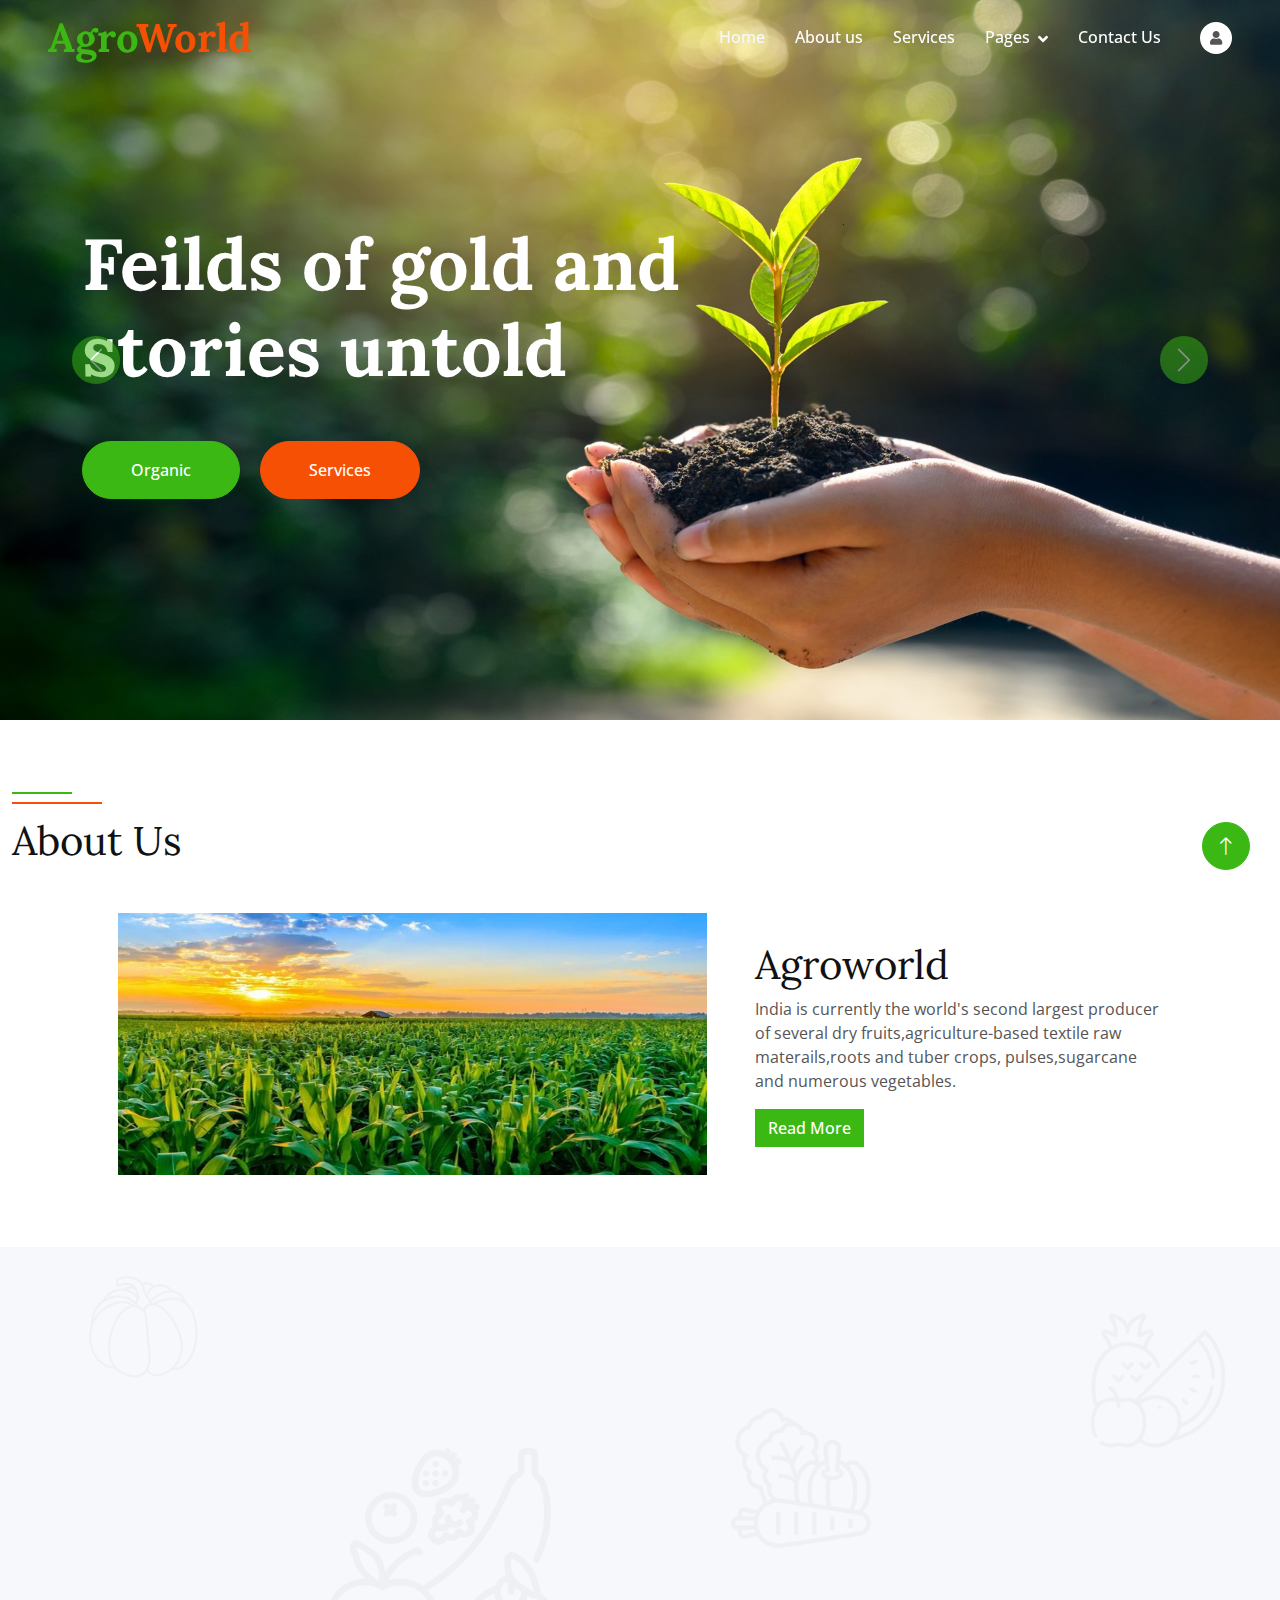
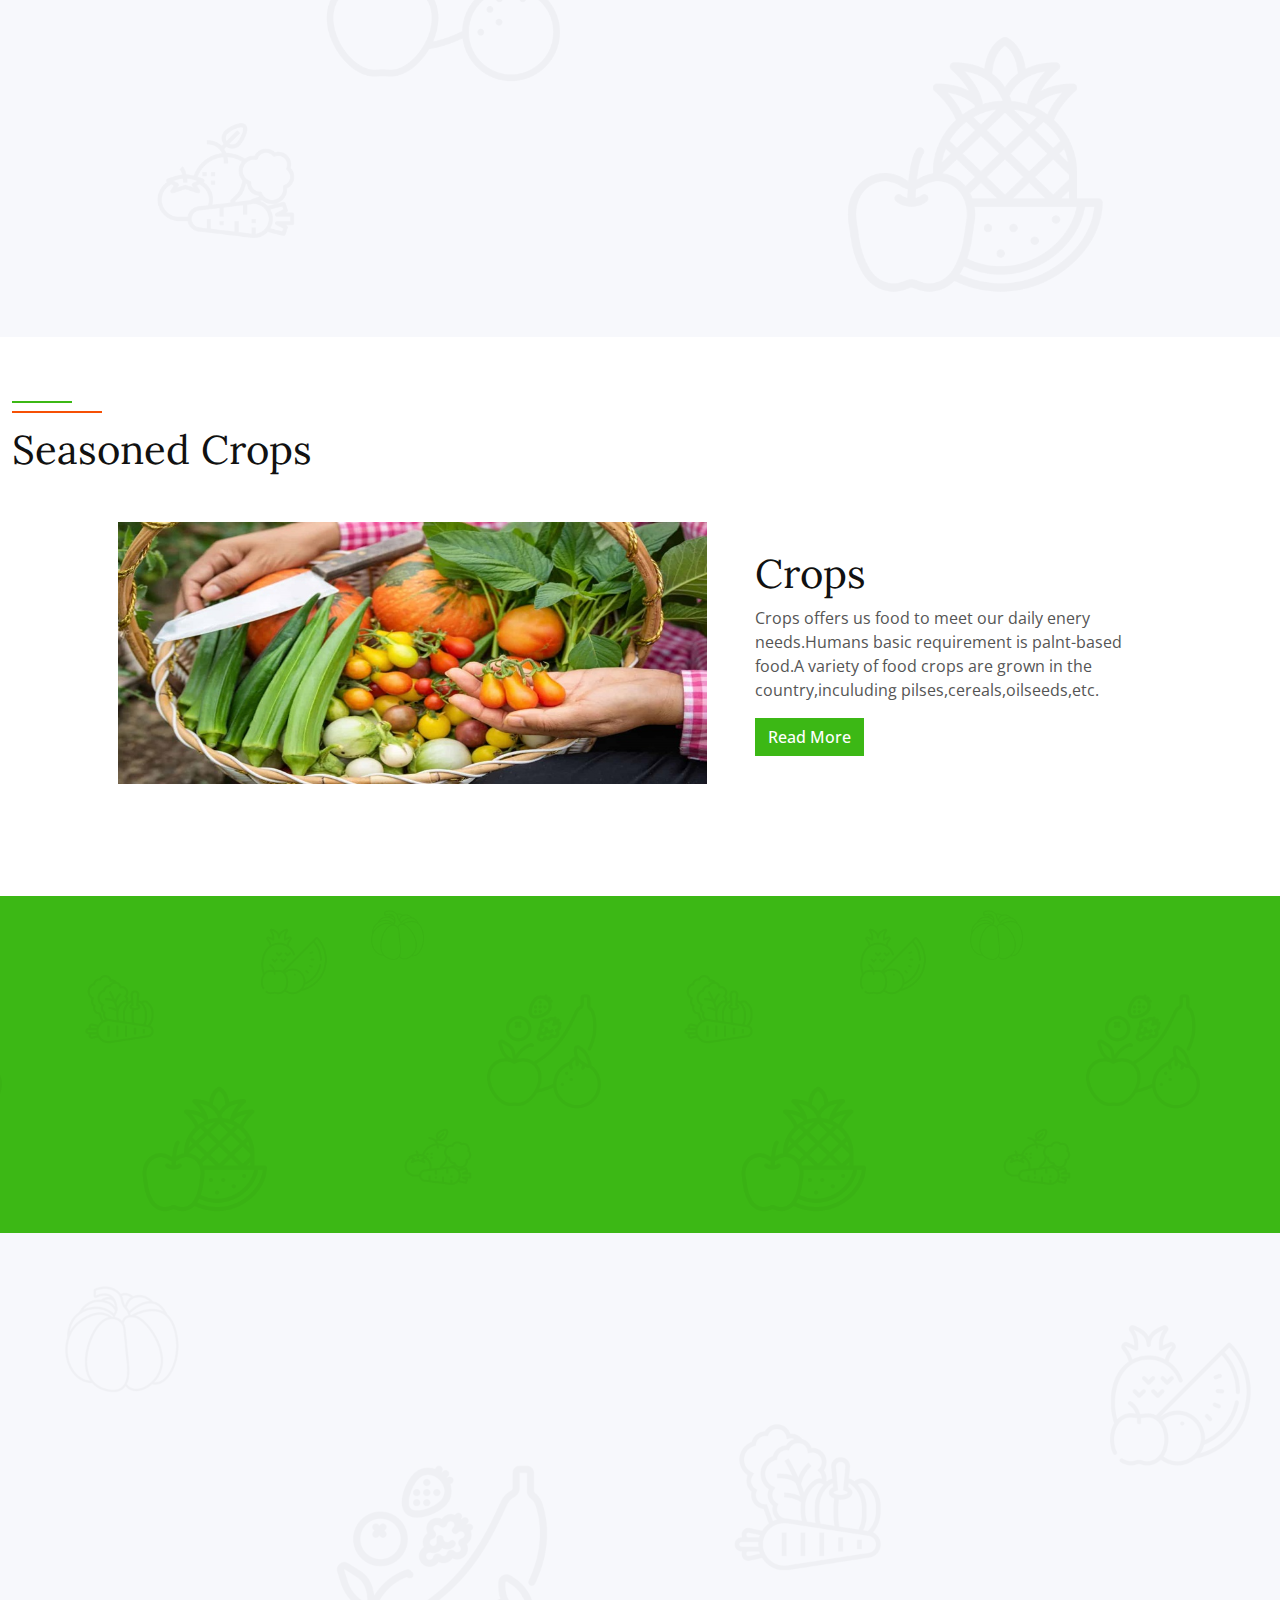
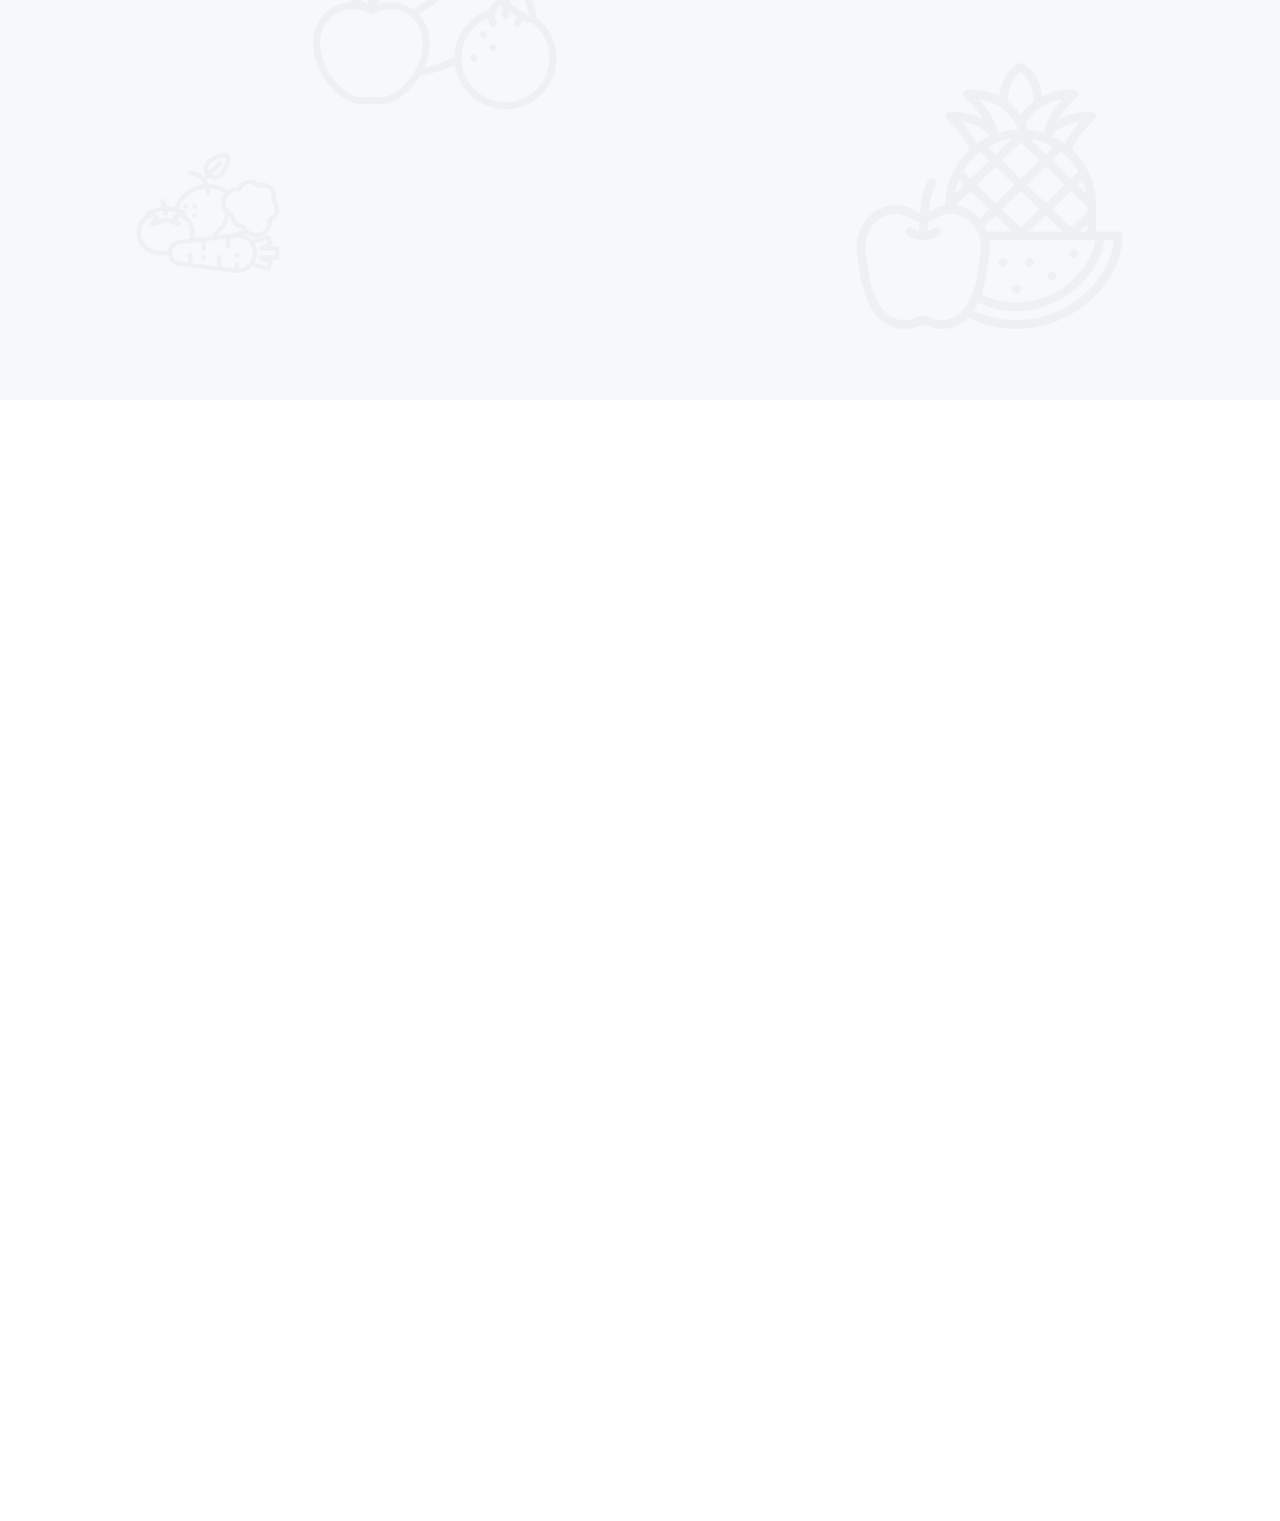
<file: about.html>
<!DOCTYPE html>
<html lang="en">

<head>
    <meta charset="utf-8">
    <title>Agroworld</title>
    <meta content="width=device-width, initial-scale=1.0" name="viewport">
    <meta content="" name="keywords">
    <meta content="" name="description">

    <!-- Favicon -->
    <link href="img/favicon.ico" rel="icon">
    <link rel="stylesheet" href="https://cdnjs.cloudflare.com/ajax/libs/font-awesome/5.13.1/css/all.min.css"
        integrity="sha256-2XFplPlrFClt0bIdPgpz8H7ojnk10H69xRqd9+uTShA=" crossorigin="anonymous" />


    <!-- Google Web Fonts -->
    <link rel="preconnect" href="https://fonts.googleapis.com">
    <link rel="preconnect" href="https://fonts.gstatic.com" crossorigin>
    <link href="https://fonts.googleapis.com/css2?family=Open+Sans:wght@400;500&family=Lora:wght@600;700&display=swap"
        rel="stylesheet">

    <!-- Icon Font Stylesheet -->
    <link href="https://cdnjs.cloudflare.com/ajax/libs/font-awesome/5.10.0/css/all.min.css" rel="stylesheet">
    <link href="https://cdn.jsdelivr.net/npm/bootstrap-icons@1.4.1/font/bootstrap-icons.css" rel="stylesheet">

    <!-- Libraries Stylesheet -->
    <link href="lib/animate/animate.min.css" rel="stylesheet">
    <link href="lib/owlcarousel/assets/owl.carousel.min.css" rel="stylesheet">

    <!-- Customized Bootstrap Stylesheet -->
    <link href="css/bootstrap.min.css" rel="stylesheet">

    <!-- Template Stylesheet -->
    <link href="css/style.css" rel="stylesheet">
</head>

<body>
    <!-- Spinner Start -->
    <div id="spinner"
        class="show bg-white position-fixed translate-middle w-100 vh-100 top-50 start-50 d-flex align-items-center justify-content-center">
        <div class="spinner-border text-primary" role="status"></div>
    </div>
    <!-- Spinner End -->


    <!-- Navbar Start -->
    <div class="container-fluid fixed-top px-0 wow fadeIn" data-wow-delay="0.1s">


        <nav class="navbar navbar-expand-lg navbar-light py-lg-0 px-lg-5 wow fadeIn" data-wow-delay="0.1s">
            <a href="index.html" class="navbar-brand ms-4 ms-lg-0">

                <h1 class="fw-bold text-primary m-0">Agro<span class="text-secondary">World</span></h1>
            </a>
            <button type="button" class="navbar-toggler me-4" data-bs-toggle="collapse"
                data-bs-target="#navbarCollapse">
                <span class="navbar-toggler-icon"></span>
            </button>
            <div class="collapse navbar-collapse" id="navbarCollapse">
                <div class="navbar-nav ms-auto p-4 p-lg-0">
                    <a href="index.html" class="nav-item nav-link active">Home</a>
                    <a href="about.html" class="nav-item nav-link">About us</a>
                    <a href="services.html" class="nav-item nav-link">Services</a>
                    <div class="nav-item dropdown">
                        <a href="#" class="nav-link dropdown-toggle" data-bs-toggle="dropdown">Pages</a>
                        <div class="dropdown-menu m-0">
                            <a href="organic.html" class="dropdown-item">Organic Farming</a>
                            <a href="technology.html" class="dropdown-item">New Technologies</a>
                            <a href="farm.html" class="dropdown-item">Farming Equipments</a>
                            <a href="testimonial.html" class="dropdown-item">Testimonial</a>
                            <a href="blog.html" class="dropdown-item">Blog Grid</a>
                        </div>
                    </div>
                    <a href="contact.html" class="nav-item nav-link">Contact Us</a>
                </div>
                <div class="d-none d-lg-flex ms-2">
                    
                    <a class="btn-sm-square bg-white rounded-circle ms-3" href="contact.html">
                        <small class="fa fa-user text-body"></small>
                    </a>
                    
                </div>
            </div>
        </nav>
    </div>
    <!-- Navbar End -->


    <!-- Carousel Start -->
    <div class="container-fluid p-0 mb-5 wow fadeIn" data-wow-delay="0.1s">
        <div id="header-carousel" class="carousel slide" data-bs-ride="carousel">
            <div class="carousel-inner">
                <div class="carousel-item active">
                    <img class="w-100" src="img/c-2.jpg" alt="Image">
                    <div class="carousel-caption">
                        <div class="container">
                            <div class="row justify-content-start">
                                <div class="col-lg-7">
                                    <h1 class="display-2 mb-5 animated slideInDown">Feilds of gold and stories untold</h1>
                                    <a href="organic.html" class="btn btn-primary rounded-pill py-sm-3 px-sm-5">Organic</a>
                                    <a href="services.html" class="btn btn-secondary rounded-pill py-sm-3 px-sm-5 ms-3">Services</a>
                                </div>
                            </div>
                        </div>
                    </div>
                </div>
                <div class="carousel-item">
                    <img class="w-100" src="img/about2.jpg" alt="Image">
                    <div class="carousel-caption">
                        <div class="container">
                            <div class="row justify-content-start">
                                <div class="col-lg-7">
                                    <h1 class="display-2 mb-5 animated slideInDown">Sunrise to sunset farm is the best set</h1>
                                    <a href="organic.html" class="btn btn-primary rounded-pill py-sm-3 px-sm-5">Organic</a>
                                    <a href="services.html" class="btn btn-secondary rounded-pill py-sm-3 px-sm-5 ms-3">Services</a>
                                </div>
                            </div>
                        </div>
                    </div>
                </div>
            </div>
            <button class="carousel-control-prev" type="button" data-bs-target="#header-carousel" data-bs-slide="prev">
                <span class="carousel-control-prev-icon" aria-hidden="true"></span>
                <span class="visually-hidden">Previous</span>
            </button>
            <button class="carousel-control-next" type="button" data-bs-target="#header-carousel" data-bs-slide="next">
                <span class="carousel-control-next-icon" aria-hidden="true"></span>
                <span class="visually-hidden">Next</span>
            </button>
        </div>
    </div>
    <!-- Carousel End -->



    <!--About Start -->

    <div class="container-fluid  py-4">
        <div class="section-header text-start mb-5 " data-wow-delay="0.1s">
            <h1>About Us</h1>
            <div class="container px-4 px-lg-5">

                <div class="row gx-4 gx-lg-5 align-items-center my-5">
                    <div class="col-lg-7">
                        <img class="img-fluid rounded mb-4 mb-lg-0" src="img/about3.jpg" alt="">
                    </div>
                    <div class="col-lg-5">
                        <h1 class="font-weight-light">Agroworld</h1>
                        <p>India is currently the world's second largest producer of several dry fruits,agriculture-based textile raw materails,roots and tuber crops,
                            pulses,sugarcane and numerous vegetables.
                        </p>
                        <a class="btn btn-primary" href="index.html">Read More</a>
                    </div>
                </div>
            </div>
        </div>
    </div>
    <!--About end-->

    <!-- Feature Start -->
    <div class="container-fluid bg-light bg-icon py-6">
        <div class="container">
            <div class="section-header text-center mx-auto mb-5 wow fadeInUp" data-wow-delay="0.1s"
                style="max-width: 500px;">
                <h1 class="display-5 mb-3">Our Services</h1>
                <p>This is our services that we should provide in this website.</p>
            </div>
            <div class="row g-4">
                <div class="col-lg-3 col-md-3 wow fadeInUp" data-wow-delay="0.1s">
                    <div class="bg-white text-center h-60 p-4 p-xl-5">
                        <img class="img-fluid mb-4" src="img/service1.png" alt="">
                        <h4 class="mb-3">Land Prepration</h4>

                        <a class="btn btn-outline-primary border-2 py-2 px-4 rounded-pill" href="services.html">Read More</a>
                    </div>
                </div>
                <div class="col-lg-3 col-md-3 wow fadeInUp" data-wow-delay="0.3s">
                    <div class="bg-white text-center h-60 p-4 p-xl-5">
                        <img class="img-fluid mb-4" src="img/service2.png" alt="">
                        <h4 class="mb-3">Organic Farming</h4>

                        <a class="btn btn-outline-primary border-2 py-2 px-4 rounded-pill" href="organic.html">Read More</a>
                    </div>
                </div>
                <div class="col-lg-3 col-md-3 wow fadeInUp" data-wow-delay="0.5s">
                    <div class="bg-white text-center h-60 p-4 p-xl-5">
                        <img class="img-fluid mb-4" src="img/service3.png" alt="">
                        <h4 class="mb-3">Season Crops</h4>

                        <a class="btn btn-outline-primary border-2 py-2 px-4 rounded-pill" href="index.html">Read More</a>
                    </div>
                </div>

                <div class="col-lg-3 col-md-3 wow fadeInUp" data-wow-delay="0.5s">
                    <div class="bg-white text-center h-60 p-4 p-xl-5">
                        <img class="img-fluid mb-4" src="img/service4.png" alt="">
                        <h4 class="mb-3">New Techonology</h4>

                        <a class="btn btn-outline-primary border-2 py-2 px-4 rounded-pill" href="technology.html">Read More</a>
                    </div>
                </div>

            </div>
        </div>
    </div>

    </div>

    </div>
    </div>
    </div>
    </div>
    </div>

    <!-- Feature End -->

    <!--Season Crops-->
    <div class="container-fluid  mb-3 py-3">
        <div class="section-header text-start mt-5 " data-wow-delay="0.1s">
            <h1>Seasoned Crops</h1>
            <div class="container px-4 px-lg-5">

                <div class="row gx-4 gx-lg-5 align-items-center my-5">
                    <div class="col-lg-7"><img class="img-fluid rounded mb-4 mb-lg-0" src="img/about4.jpg" alt="..." />
                    </div>
                    <div class="col-lg-5">
                        <h1 class="font-weight-light">Crops</h1>
                        <p>Crops offers us food to meet our daily enery needs.Humans basic requirement is palnt-based food.A variety of food crops are grown in the country,inculuding pilses,cereals,oilseeds,etc.

                        </p>
                        <a class="btn btn-primary" href="index.html">Read More</a>
                    </div>
                </div>
            </div>
        </div>
    </div>
    <!--End season Crop-->


    <!-- Firm Visit Start -->
    <div class="container-fluid bg-primary bg-icon mt-5 py-6">
        <div class="container">
            <div class="row g-5 align-items-center">
                <div class="col-md-7 wow fadeIn" data-wow-delay="0.1s">
                    <h1 class="display-5 text-white mb-3">Modern Technology</h1>
                    <p class="text-white mb-0">Modern Technology in agriculture has increse production and productivity.This in turn has improved food security and income
                        for farmers.In addition,it has helped create new jobs and improve the quality for rural communities..</p>
                </div>
                <div class="col-md-5 text-md-end wow fadeIn" data-wow-delay="0.5s">
                    <a class="btn btn-lg btn-secondary rounded-pill py-3 px-5" href="technology.html">Read More</a>
                </div>
            </div>
        </div>
    </div>

    <!-- Firm Visit End -->


   <!-- Testimonial Start -->
   <div class="container-fluid bg-light bg-icon py-6 mb-5">
    <div class="container">
        <div class="section-header text-center mx-auto mb-5 wow fadeInUp" data-wow-delay="0.1s"
            style="max-width: 500px;">
            <h1 class="display-5 mb-3">Quotes</h1>
            <p>Natures beauty in every corner of the farm</p>
        </div>
        <div class="owl-carousel testimonial-carousel wow fadeInUp" data-wow-delay="0.1s">
            <div class="testimonial-item position-relative bg-white p-5 mt-4">
                <i class="fa fa-quote-left fa-3x text-primary position-absolute top-0 start-0 mt-n4 ms-5"></i>
                <p class="mb-4">"Sustainable agriculture is not just about growing crops,it's about caring for the soil,the water,the air,and all 
                    the living things that depend on them."</p>
                <div class="d-flex align-items-center">
                    <img class="flex-shrink-0 rounded-circle" src="img/quote1.jpg" alt="">
                    <div class="ms-3">
                        <h5 class="mb-1">Vandana Shiva</h5>
                        <span>Author</span>
                    </div>
                </div>
            </div>
            <div class="testimonial-item position-relative bg-white p-5 mt-4">
                <i class="fa fa-quote-left fa-3x text-primary position-absolute top-0 start-0 mt-n4 ms-5"></i>
                <p class="mb-4">"The goal of sustainable agriculture should be to regenerate the soil and the ecosystem,not just maintain them."</p>
                <div class="d-flex align-items-center">
                    <img class="flex-shrink-0 rounded-circle" src="img/quote2.jpg" alt="">
                    <div class="ms-3">
                        <h5 class="mb-1">Joel Salatin</h5>
                        <span>Author</span>
                    </div>
                </div>
            </div>
            <div class="testimonial-item position-relative bg-white p-5 mt-4">
                <i class="fa fa-quote-left fa-3x text-primary position-absolute top-0 start-0 mt-n4 ms-5"></i>
                <p class="mb-4">"Agriculture is our wisest pursuit because it willl in the end contribute most to real wealth,good morals, and happiness."</p>
                <div class="d-flex align-items-center">
                    <img class="flex-shrink-0 rounded-circle" src="img/quote3.jpg" alt="">
                    <div class="ms-3">
                        <h5 class="mb-1">Thomas Jefferson</h5>
                        <span>Philosopher</span>
                    </div>
                </div>
            </div>
            <div class="testimonial-item position-relative bg-white p-5 mt-4">
                <i class="fa fa-quote-left fa-3x text-primary position-absolute top-0 start-0 mt-n4 ms-5"></i>
                <p class="mb-4">"The health of our planet depends on the health of its ecosyestem,and sustainable agriculture is key to maintaining that health."</p>
                <div class="d-flex align-items-center">
                    <img class="flex-shrink-0 rounded-circle" src="img/quote4.jpg" alt="">
                    <div class="ms-3">
                        <h5 class="mb-1">Jules Pretty</h5>
                        <span>Professor</span>
                    </div>
                </div>
            </div>
        </div>
    </div>
</div>
<!-- Testimonial End -->

     <!-- Blog Start -->
     <div class="container-xxl py-5">
        <div class="container">
            <div class="section-header text-center mx-auto mb-5 wow fadeInUp" data-wow-delay="0.1s"
                style="max-width: 500px;">
                <h1 class="display-5 mb-3">Latest Blogs</h1>
                <p></p>
            </div>
            <div class="row g-4">
                <div class="col-lg-4 col-md-6 wow fadeInUp" data-wow-delay="0.1s">
                    <img class="img-fluid" src="img/blog1.jpg" alt="">
                    <div class="bg-light p-4">
                        <a class="d-block h5 lh-base mb-4" href="">Sweet patato are nutrititious,high in fiber,very filling,and delicious.</a>
                        
                    </div>
                </div>
                <div class="col-lg-4 col-md-6 wow fadeInUp" data-wow-delay="0.3s">
                    <img class="img-fluid" src="img/blog2.jpg" alt="">
                    <div class="bg-light p-4">
                        <a class="d-block h5 lh-base mb-4" href="">Sugarcane is a species of tall,that is used for sugar production.</a>
                        
                    </div>
                </div>
                <div class="col-lg-4 col-md-6 wow fadeInUp" data-wow-delay="0.5s">
                    <img class="img-fluid" src="img/blog3.jpg" alt="">
                    <div class="bg-light p-4">
                        <a class="d-block h5 lh-base mb-4" href="">Fooder refers particulary to food given to the animals.</a>
                        
                    </div>
                </div>
            </div>
        </div>
    </div>
    <!-- Blog End -->


    <!-- Footer Start -->
    <div class="container-fluid bg-dark footer pt-5 wow fadeIn" data-wow-delay="0.1s">
        <div class="container py-5">
            <div class="row g-5">
                <div class="col-lg-3 col-md-6">
                    <h1 class="fw-bold text-primary mb-4">Agro<span class="text-secondary">World</span></h1>
                    <p>Agriculture means the cultivation of crops for food and fodder.Farmers are responsible for our accessibility to fresh fruits and vegetables.</p>
                    
                </div>
                <div class="col-lg-3 col-md-6">
                    <h4 class="text-light mb-4">Address</h4>
                    <p><i class="fa fa-map-marker-alt me-3"></i>Ujjain,M.P.</p>
                    <p><i class="fa fa-phone-alt me-3"></i>+916264470903</p>
                    <p><i class="fa fa-envelope me-3"></i>sonapatidar1106@gmail.com</p>
                </div>
                <div class="col-lg-3 col-md-6">
                    <h4 class="text-light mb-4">Quick Links</h4>
                    <a class="btn btn-link" href="index.html">About Us</a>
                    <a class="btn btn-link" href="contact.html">Contact Us</a>
                    <a class="btn btn-link" href="services.html">Our Services</a>
                    <a class="btn btn-link" href="organic.html">Organic Farming</a>
                    <a class="btn btn-link" href="technology.html">New Technologies</a>
                </div>
                <div class="col-lg-3 col-md-6">
                    <h4 class="text-light mb-4">Email Us</h4>
                    <p>Dolor amet sit justo amet elitr clita ipsum elitr est.</p>
                    <div class="position-relative mx-auto" style="max-width: 400px;">
                        <input class="form-control bg-transparent w-100 py-3 ps-4 pe-5" type="text"
                            placeholder="Your email">
                        <button type="button"
                            class="btn btn-primary py-2 position-absolute top-0 end-0 mt-2 me-2"><a href="contact.html">Contact Us</a></button>
                    </div>
                </div>
            </div>
        </div>
        <div class="container-fluid copyright">
            <div class="container">
                <div class="row">
                    <div class="col-md-6 text-center text-md-start mb-3 mb-md-0">
                        &copy; <a href="#">Agroworld</a>, All Right Reserved.
                    </div>
                    <div class="col-md-6 text-center text-md-end">
                        <!--/*** This template is free as long as you keep the footer author’s credit link/attribution link/backlink. If you'd like to use the template without the footer author’s credit link/attribution link/backlink, you can purchase the Credit Removal License from "https://htmlcodex.com/credit-removal". Thank you for your support. ***/-->
                        Designed By Sona Patidar

        
                    </div>
                </div>
            </div>
        </div>
    </div>
    <!-- Footer End -->


    <!-- Back to Top -->
    <a href="#" class="btn btn-lg btn-primary btn-lg-square rounded-circle back-to-top"><i
            class="bi bi-arrow-up"></i></a>


    <!-- JavaScript Libraries -->
    <script src="https://code.jquery.com/jquery-3.4.1.min.js"></script>
    <script src="https://cdn.jsdelivr.net/npm/bootstrap@5.0.0/dist/js/bootstrap.bundle.min.js"></script>
    <script src="lib/wow/wow.min.js"></script>
    <script src="lib/easing/easing.min.js"></script>
    <script src="lib/waypoints/waypoints.min.js"></script>
    <script src="lib/owlcarousel/owl.carousel.min.js"></script>

    <!-- Template Javascript -->
    <script src="js/main.js"></script>
</body>

</html>
</file>
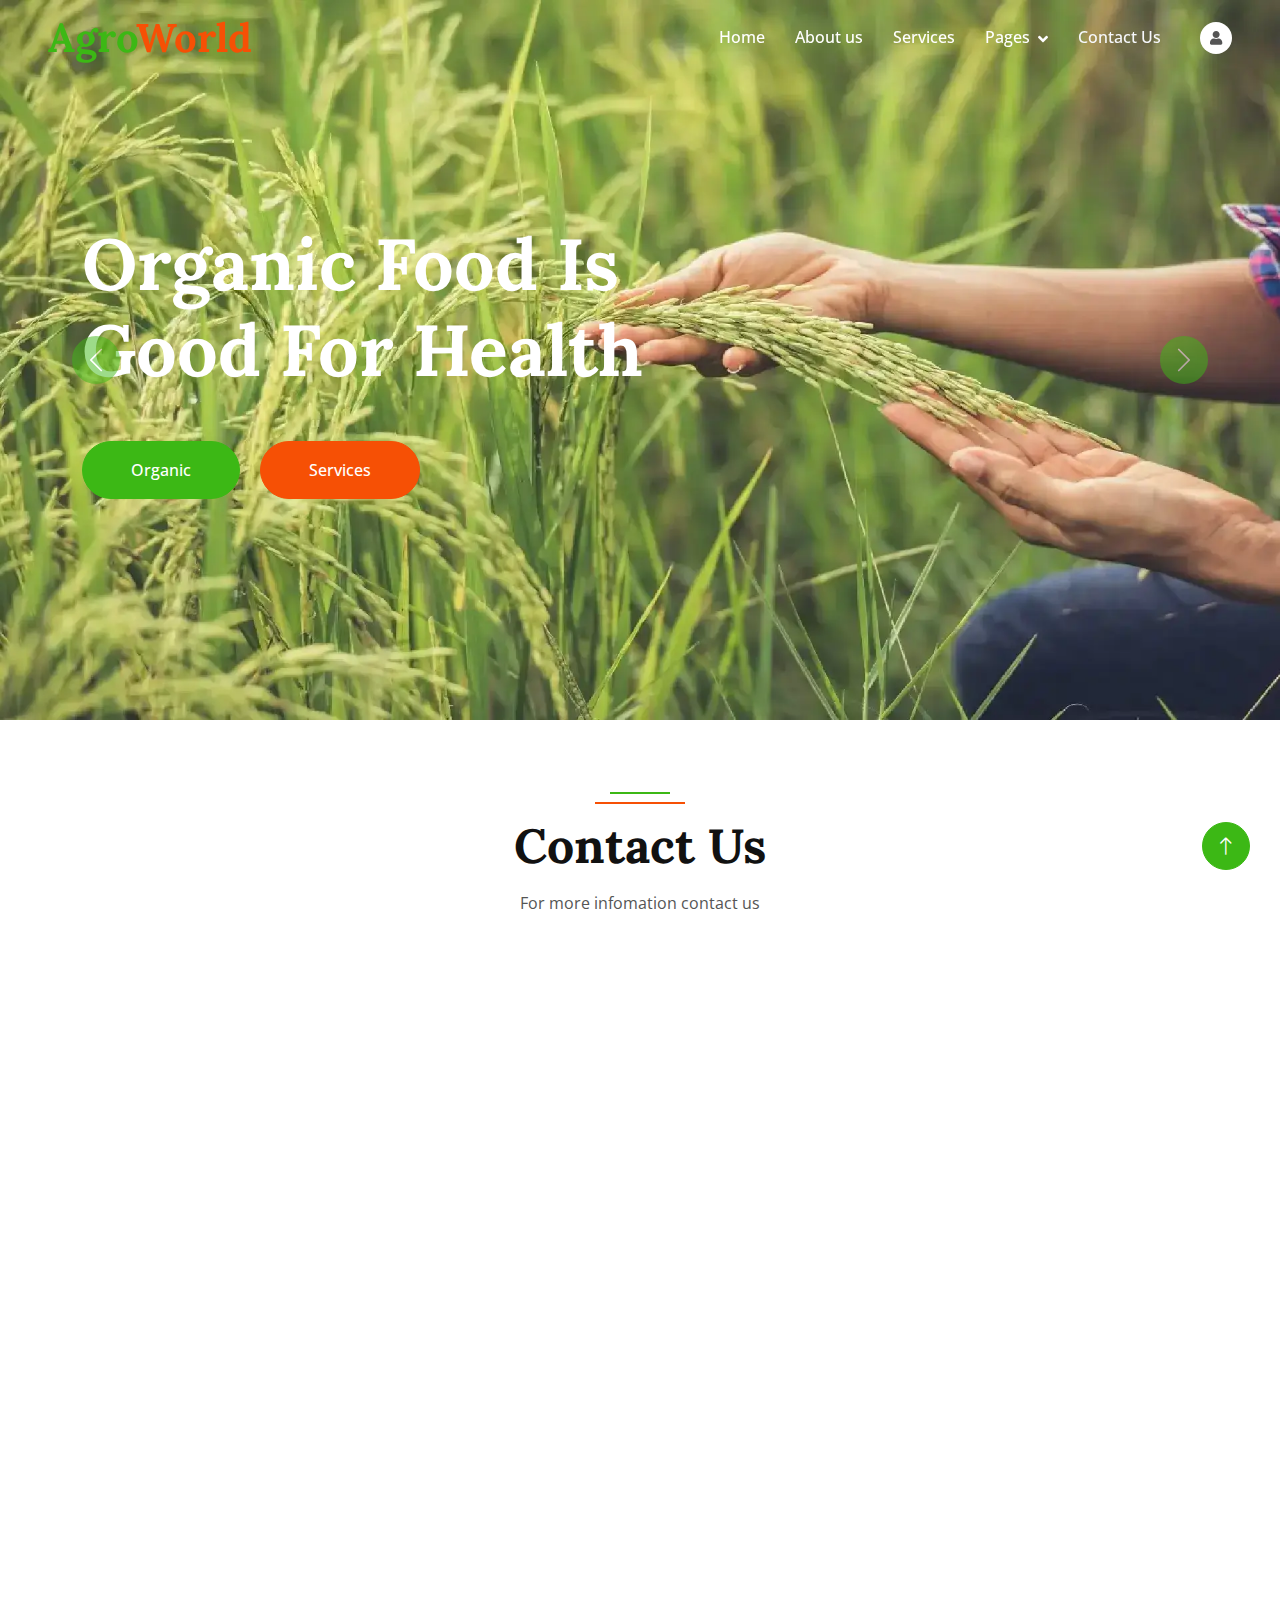
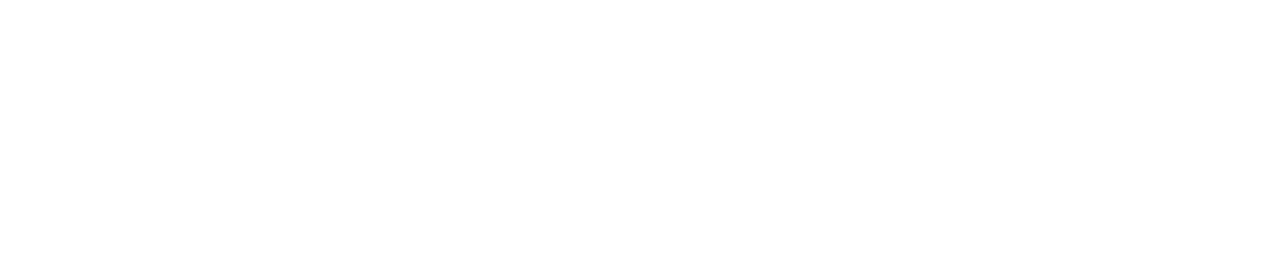
<file: contact.html>
<!DOCTYPE html>
<html lang="en">

<head>
    <meta charset="utf-8">
    <title>Agroworld</title>
    <meta content="width=device-width, initial-scale=1.0" name="viewport">
    <meta content="" name="keywords">
    <meta content="" name="description">

    <!-- Favicon -->
    <link href="img/favicon.ico" rel="icon">
    

    <!-- Google Web Fonts -->
    <link rel="preconnect" href="https://fonts.googleapis.com">
    <link rel="preconnect" href="https://fonts.gstatic.com" crossorigin>
    <link href="https://fonts.googleapis.com/css2?family=Open+Sans:wght@400;500&family=Lora:wght@600;700&display=swap" rel="stylesheet"> 

    <!-- Icon Font Stylesheet -->
    <link href="https://cdnjs.cloudflare.com/ajax/libs/font-awesome/5.10.0/css/all.min.css" rel="stylesheet">
    <link href="https://cdn.jsdelivr.net/npm/bootstrap-icons@1.4.1/font/bootstrap-icons.css" rel="stylesheet">

    <!-- Libraries Stylesheet -->
    <link href="lib/animate/animate.min.css" rel="stylesheet">
    <link href="lib/owlcarousel/assets/owl.carousel.min.css" rel="stylesheet">

    <!-- Customized Bootstrap Stylesheet -->
    <link href="css/bootstrap.min.css" rel="stylesheet">

    <!-- Template Stylesheet -->
    <link href="css/style.css" rel="stylesheet">
</head>

<body>
    <!-- Spinner Start -->
    <div id="spinner" class="show bg-white position-fixed translate-middle w-100 vh-100 top-50 start-50 d-flex align-items-center justify-content-center">
        <div class="spinner-border text-primary" role="status"></div>
    </div>
    <!-- Spinner End -->


    <!-- Navbar Start -->
    <div class="container-fluid fixed-top px-0 wow fadeIn" data-wow-delay="0.1s">
        

        <nav class="navbar navbar-expand-lg navbar-light py-lg-0 px-lg-5 wow fadeIn" data-wow-delay="0.1s">
            <a href="index.html" class="navbar-brand ms-4 ms-lg-0">
                <h1 class="fw-bold text-primary m-0">Agro<span class="text-secondary">World</span></h1>
            </a>
            <button type="button" class="navbar-toggler me-4" data-bs-toggle="collapse" data-bs-target="#navbarCollapse">
                <span class="navbar-toggler-icon"></span>
            </button>
            <div class="collapse navbar-collapse" id="navbarCollapse">
                <div class="navbar-nav ms-auto p-4 p-lg-0">
                    <a href="index.html" class="nav-item nav-link">Home</a>
                    <a href="about.html" class="nav-item nav-link">About us</a>
                    <a href="services.html" class="nav-item nav-link">Services</a>
                    <div class="nav-item dropdown">
                        <a href="#" class="nav-link dropdown-toggle" data-bs-toggle="dropdown">Pages</a>
                        <div class="dropdown-menu m-0">
                            <a href="organic.html" class="dropdown-item">Organic Farming</a>
                            <a href="technology.html" class="dropdown-item">New Technologies</a>
                            <a href="farm.html" class="dropdown-item">Farming Equipments</a>
                            <a href="testimonial.html" class="dropdown-item">Testimonial</a>
                            <a href="blog.html" class="dropdown-item">Blog Grid</a>
                        </div>
                    </div>
                    <a href="contact.html" class="nav-item nav-link active">Contact Us</a>
                </div>
                <div class="d-none d-lg-flex ms-2">
                    
                    <a class="btn-sm-square bg-white rounded-circle ms-3" href="">
                        <small class="fa fa-user text-body"></small>
                    </a>
                    
                </div>
            </div>
        </nav>
    </div>
    <!-- Navbar End -->

    <!-- Carousel Start -->
    <div class="container-fluid p-0 mb-5 wow fadeIn" data-wow-delay="0.1s">
        <div id="header-carousel" class="carousel slide" data-bs-ride="carousel">
            <div class="carousel-inner">
                <div class="carousel-item active">
                    <img class="w-100" src="img/c-1.webp" alt="Image">
                    <div class="carousel-caption">
                        <div class="container">
                            <div class="row justify-content-start">
                                <div class="col-lg-7">
                                    <h1 class="display-2 mb-5 animated slideInDown">Organic Food Is Good For Health</h1>
                                    <a href="organic.html" class="btn btn-primary rounded-pill py-sm-3 px-sm-5">Organic</a>
                                    <a href="services.html" class="btn btn-secondary rounded-pill py-sm-3 px-sm-5 ms-3">Services</a>
                                </div>
                            </div>
                        </div>
                    </div>
                </div>
                <div class="carousel-item">
                    <img class="w-100" src="img/about1.png" alt="Image">
                    <div class="carousel-caption">
                        <div class="container">
                            <div class="row justify-content-start">
                                <div class="col-lg-7">
                                    <h1 class="display-2 mb-5 animated slideInDown">Natural Food Is Always Healthy</h1>
                                    <a href="organic.html" class="btn btn-primary rounded-pill py-sm-3 px-sm-5">Organic</a>
                                    <a href="services.html" class="btn btn-secondary rounded-pill py-sm-3 px-sm-5 ms-3">Services</a>
                                </div>
                            </div>
                        </div>
                    </div>
                </div>
            </div>
            <button class="carousel-control-prev" type="button" data-bs-target="#header-carousel"
                data-bs-slide="prev">
                <span class="carousel-control-prev-icon" aria-hidden="true"></span>
                <span class="visually-hidden">Previous</span>
            </button>
            <button class="carousel-control-next" type="button" data-bs-target="#header-carousel"
                data-bs-slide="next">
                <span class="carousel-control-next-icon" aria-hidden="true"></span>
                <span class="visually-hidden">Next</span>
            </button>
        </div>
    </div>
    <!-- Carousel End -->


    
    <!-- Contact Start -->
    <div class="container-xxl py-4">
        <div class="container">
            <div class="section-header text-center mx-auto mb-5 wow fadeInUp" data-wow-delay="0.1s" style="max-width: 500px;">
                <h1 class="display-5 mb-3">Contact Us</h1>
                <p>For more infomation contact us</p>
            </div>
            <div class="row g-5 justify-content-center">
                <div class="col-lg-5 col-md-12 wow fadeInUp" data-wow-delay="0.1s">
                    <div class="bg-primary text-white d-flex flex-column justify-content-center h-100 p-5">
                        <h5 class="text-white">Call Us</h5>
                        <p class="mb-5"><i class="fa fa-phone-alt me-3"></i>6264470903</p>
                        <h5 class="text-white">Email Us</h5>
                        <p class="mb-5"><i class="fa fa-envelope me-3"></i>sonapatidar1106@gmail.com</p>
                        <h5 class="text-white">Address</h5>
                        <p class="mb-5"><i class="fa fa-map-marker-alt me-3"></i>Ujjain M.P.</p>
                        
                    </div>
                </div>
                <div class="col-lg-7 col-md-12 wow fadeInUp" data-wow-delay="0.5s">
                    <p class="mb-4"><a href=""></a></p>
                    <form>
                        <div class="row g-3">
                            <div class="col-md-6">
                                <div class="form-floating">
                                    <input type="text" class="form-control" id="name" placeholder="Your Name">
                                    <label for="name">Your Name</label>
                                </div>
                            </div>
                            <div class="col-md-6">
                                <div class="form-floating">
                                    <input type="email" class="form-control" id="email" placeholder="Your Email">
                                    <label for="email">Your Email</label>
                                </div>
                            </div>
                            <div class="col-12">
                                <div class="form-floating">
                                    <input type="text" class="form-control" id="subject" placeholder="Subject">
                                    <label for="subject">Subject</label>
                                </div>
                            </div>
                            <div class="col-12">
                                <div class="form-floating">
                                    <textarea class="form-control" placeholder="Leave a message here" id="message" style="height: 200px"></textarea>
                                    <label for="message">Message</label>
                                </div>
                            </div>
                            <div class="col-12">
                                <button class="btn btn-primary rounded-pill py-3 px-5" type="submit">Send Message</button>
                            </div>
                        </div>
                    </form>
                </div>
            </div>
        </div>
    </div>
    
    <!-- Contact End -->


    <!-- Footer Start -->
    <div class="container-fluid bg-dark footer pt-5 wow fadeIn" data-wow-delay="0.1s">
        <div class="container py-5">
            <div class="row g-5">
                <div class="col-lg-3 col-md-6">
                    <h1 class="fw-bold text-primary mb-4">Agro<span class="text-secondary">World</span></h1>
                    <p>Agriculture means the cultivation of crops for food and fodder.Farmers are responsible for our accessibility to fresh fruits and vegetables.</p>
                    
                </div>
                <div class="col-lg-3 col-md-6">
                    <h4 class="text-light mb-4">Address</h4>
                    <p><i class="fa fa-map-marker-alt me-3"></i>Ujjain,M.P.</p>
                    <p><i class="fa fa-phone-alt me-3"></i>+916264470903</p>
                    <p><i class="fa fa-envelope me-3"></i>sonapatidar1106@gmail.com</p>
                </div>
                <div class="col-lg-3 col-md-6">
                    <h4 class="text-light mb-4">Quick Links</h4>
                    <a class="btn btn-link" href="index.html">About Us</a>
                    <a class="btn btn-link" href="contact.html">Contact Us</a>
                    <a class="btn btn-link" href="services.html">Our Services</a>
                    <a class="btn btn-link" href="organic.html">Organic Farming</a>
                    <a class="btn btn-link" href="technology.html">New Technologies</a>
                </div>
                <div class="col-lg-3 col-md-6">
                    <h4 class="text-light mb-4">Email Us</h4>
                    <p>Dolor amet sit justo amet elitr clita ipsum elitr est.</p>
                    <div class="position-relative mx-auto" style="max-width: 400px;">
                        <input class="form-control bg-transparent w-100 py-3 ps-4 pe-5" type="text"
                            placeholder="Your email">
                        <button type="button"
                            class="btn btn-primary py-2 position-absolute top-0 end-0 mt-2 me-2"><a href="contact.html">Contact Us</a></button>
                    </div>
                </div>
            </div>
        </div>
        <div class="container-fluid copyright">
            <div class="container">
                <div class="row">
                    <div class="col-md-6 text-center text-md-start mb-3 mb-md-0">
                        &copy; <a href="#">Agroworld</a>, All Right Reserved.
                    </div>
                    <div class="col-md-6 text-center text-md-end">
                        <!--/*** This template is free as long as you keep the footer author’s credit link/attribution link/backlink. If you'd like to use the template without the footer author’s credit link/attribution link/backlink, you can purchase the Credit Removal License from "https://htmlcodex.com/credit-removal". Thank you for your support. ***/-->
                        Designed By Sona Patidar

        
                    </div>
                </div>
            </div>
        </div>
    </div>
    <!-- Footer End -->


    <!-- Back to Top -->
    <a href="#" class="btn btn-lg btn-primary btn-lg-square rounded-circle back-to-top"><i
            class="bi bi-arrow-up"></i></a>


    <!-- JavaScript Libraries -->
    <script src="https://code.jquery.com/jquery-3.4.1.min.js"></script>
    <script src="https://cdn.jsdelivr.net/npm/bootstrap@5.0.0/dist/js/bootstrap.bundle.min.js"></script>
    <script src="lib/wow/wow.min.js"></script>
    <script src="lib/easing/easing.min.js"></script>
    <script src="lib/waypoints/waypoints.min.js"></script>
    <script src="lib/owlcarousel/owl.carousel.min.js"></script>

    <!-- Template Javascript -->
    <script src="js/main.js"></script>
</body>

</html>
</file>
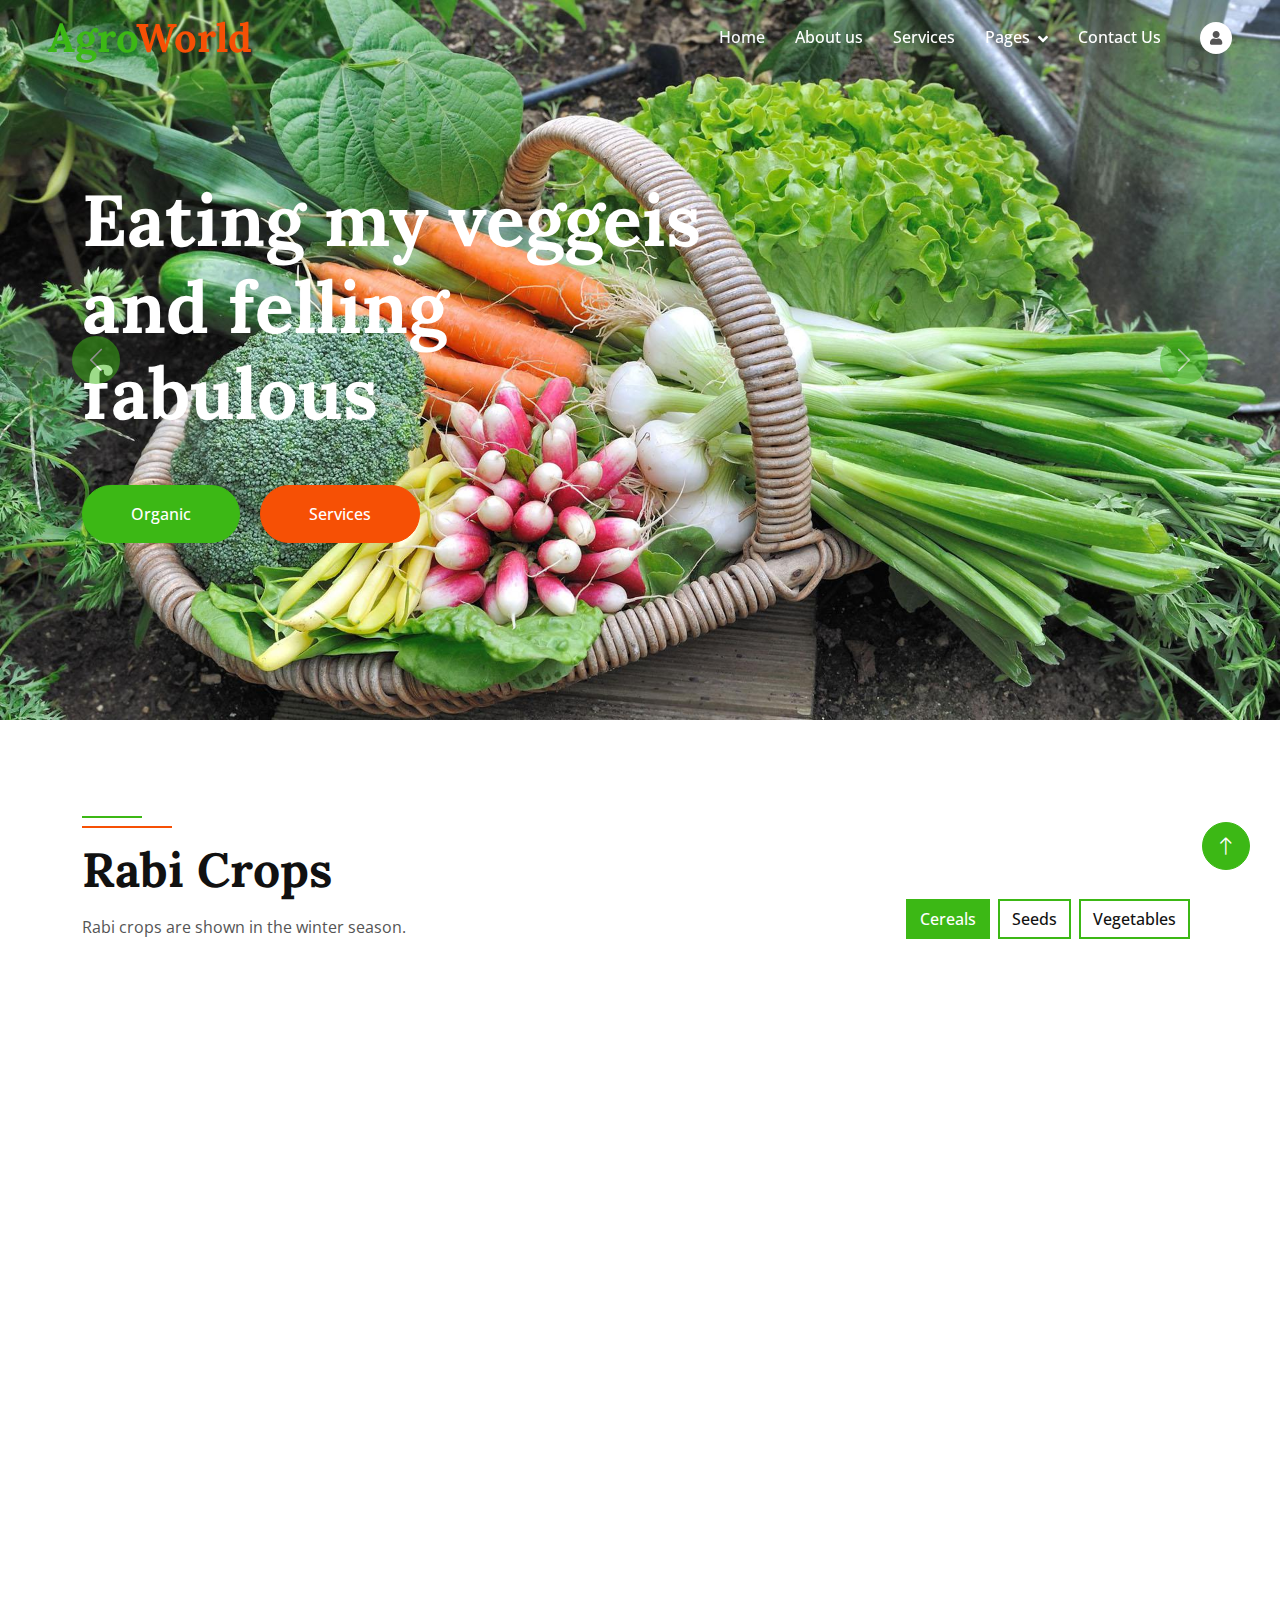
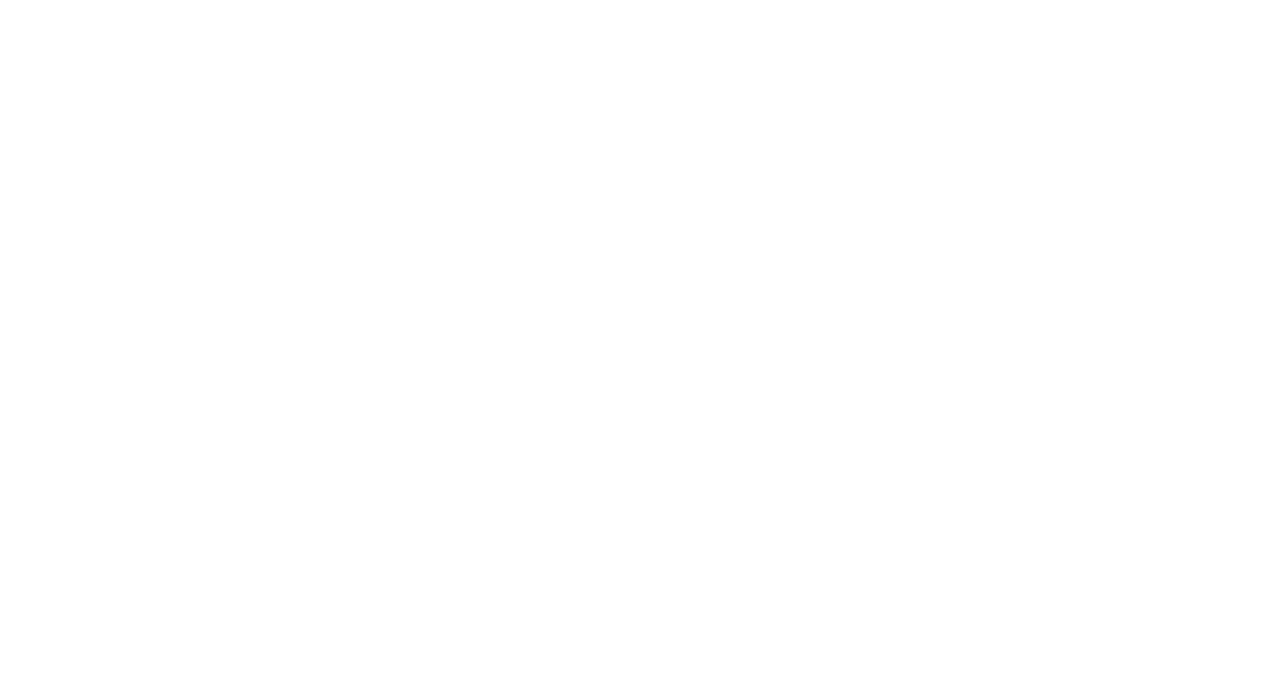
<file: rabi.html>
<!DOCTYPE html>
<html lang="en">

<head>
    <meta charset="utf-8">
    <title>Agroworld</title>
    <meta content="width=device-width, initial-scale=1.0" name="viewport">
    <meta content="" name="keywords">
    <meta content="" name="description">

    <!-- Favicon -->
    <link href="img/favicon.ico" rel="icon">

    <!-- Google Web Fonts -->
    <link rel="preconnect" href="https://fonts.googleapis.com">
    <link rel="preconnect" href="https://fonts.gstatic.com" crossorigin>
    <link href="https://fonts.googleapis.com/css2?family=Open+Sans:wght@400;500&family=Lora:wght@600;700&display=swap"
        rel="stylesheet">

    <!-- Icon Font Stylesheet -->
    <link href="https://cdnjs.cloudflare.com/ajax/libs/font-awesome/5.10.0/css/all.min.css" rel="stylesheet">
    <link href="https://cdn.jsdelivr.net/npm/bootstrap-icons@1.4.1/font/bootstrap-icons.css" rel="stylesheet">

    <!-- Libraries Stylesheet -->
    <link href="lib/animate/animate.min.css" rel="stylesheet">
    <link href="lib/owlcarousel/assets/owl.carousel.min.css" rel="stylesheet">

    <!-- Customized Bootstrap Stylesheet -->
    <link href="css/bootstrap.min.css" rel="stylesheet">

    <!-- Template Stylesheet -->
    <link href="css/style.css" rel="stylesheet">
</head>

<body>

    <!-- Spinner Start -->
    <div id="spinner"
        class="show bg-white position-fixed translate-middle w-100 vh-100 top-50 start-50 d-flex align-items-center justify-content-center">
        <div class="spinner-border text-primary" role="status"></div>
    </div>
    <!-- Spinner End -->


    <!-- Navbar Start -->
    <div class="container-fluid fixed-top px-0 wow fadeIn" data-wow-delay="0.1s">


        <nav class="navbar navbar-expand-lg navbar-light py-lg-0 px-lg-5 wow fadeIn" data-wow-delay="0.1s">
            <a href="index.html" class="navbar-brand ms-4 ms-lg-0">
                <h1 class="fw-bold text-primary m-0">Agro<span class="text-secondary">World</span></h1>
            </a>
            <button type="button" class="navbar-toggler me-4" data-bs-toggle="collapse"
                data-bs-target="#navbarCollapse">
                <span class="navbar-toggler-icon"></span>
            </button>
            <div class="collapse navbar-collapse" id="navbarCollapse">
                <div class="navbar-nav ms-auto p-4 p-lg-0">
                    <a href="index.html" class="nav-item nav-link active">Home</a>
                    <a href="about.html" class="nav-item nav-link">About us</a>
                    <a href="services.html" class="nav-item nav-link">Services</a>
                    <div class="nav-item dropdown">
                        <a href="#" class="nav-link dropdown-toggle" data-bs-toggle="dropdown">Pages</a>
                        <div class="dropdown-menu m-0">
                            <a href="organic.html" class="dropdown-item">Organic Farming</a>
                            <a href="technology.html" class="dropdown-item">New Technologies</a>
                            <a href="farm.html" class="dropdown-item">Farming Equipments</a>
                            <a href="testimonial.html" class="dropdown-item">Testimonial</a>
                            <a href="blog.html" class="dropdown-item">Blog Grid</a>
                        </div>
                    </div>
                    <a href="contact.html" class="nav-item nav-link">Contact Us</a>
                </div>
                <div class="d-none d-lg-flex ms-2">
                    
                    <a class="btn-sm-square bg-white rounded-circle ms-3" href="">
                        <small class="fa fa-user text-body"></small>
                    </a>

                </div>
            </div>
        </nav>
    </div>
    <!-- Navbar End -->


    <!-- Carousel Start -->
    <div class="container-fluid p-0 mb-5 wow fadeIn" data-wow-delay="0.1s">
        <div id="header-carousel" class="carousel slide" data-bs-ride="carousel">
            <div class="carousel-inner">
                <div class="carousel-item active">
                    <img class="w-100" src="img/r-1.jpg" alt="Image">
                    <div class="carousel-caption">
                        <div class="container">
                            <div class="row justify-content-start">
                                <div class="col-lg-7">
                                    <h1 class="display-2 mb-5 animated slideInDown">Eating my veggeis and felling fabulous</h1>
                                    <a href="organic.html" class="btn btn-primary rounded-pill py-sm-3 px-sm-5">Organic</a>
                                    <a href="services.html" class="btn btn-secondary rounded-pill py-sm-3 px-sm-5 ms-3">Services</a>
                                </div>
                            </div>
                        </div>
                    </div>
                </div>
                <div class="carousel-item">
                    <img class="w-100" src="img/r-2.jpg" alt="Image">
                    <div class="carousel-caption">
                        <div class="container">
                            <div class="row justify-content-start">
                                <div class="col-lg-7">
                                    <h1 class="display-2 mb-5 animated slideInDown">Life is like a bowl of cereal</h1>
                                    <a href="organic.html" class="btn btn-primary rounded-pill py-sm-3 px-sm-5">Organic</a>
                                    <a href="services.html" class="btn btn-secondary rounded-pill py-sm-3 px-sm-5 ms-3">Services</a>
                                </div>
                            </div>
                        </div>
                    </div>
                </div>
            </div>
            <button class="carousel-control-prev" type="button" data-bs-target="#header-carousel" data-bs-slide="prev">
                <span class="carousel-control-prev-icon" aria-hidden="true"></span>
                <span class="visually-hidden">Previous</span>
            </button>
            <button class="carousel-control-next" type="button" data-bs-target="#header-carousel" data-bs-slide="next">
                <span class="carousel-control-next-icon" aria-hidden="true"></span>
                <span class="visually-hidden">Next</span>
            </button>
        </div>
    </div>
    <!-- Carousel End -->

    </div>



    <!-- Product Start -->
    <div class="container-xxl py-5">

        <div class="container">
            <div class="row g-0 gx-5 align-items-end">
                <div class="col-lg-6">
                    <div class="section-header text-start mb-5 wow fadeInUp" data-wow-delay="0.1s"
                        style="max-width: 500px;">
                        <h1 class="display-5 mb-3">Rabi Crops</h1>
                        <p>Rabi crops are shown in the winter season.</p>
                    </div>
                </div>
                <div class="col-lg-6 text-start text-lg-end wow slideInRight" data-wow-delay="0.1s">
                    <ul class="nav nav-pills d-inline-flex justify-content-end mb-5">
                        <li class="nav-item me-2">
                            <a class="btn btn-outline-primary border-2 active" data-bs-toggle="pill"
                                href="#tab-1">Cereals</a>

                        </li>
                        <li class="nav-item me-2">
                            <a class="btn btn-outline-primary border-2" data-bs-toggle="pill" href="#tab-2">Seeds</a>
                        </li>
                        <li class="nav-item me-2">
                            <a class="btn btn-outline-primary border-2" data-bs-toggle="pill"
                                href="#tab-3">Vegetables</a>
                        </li>

                    </ul>
                </div>
            </div>
            <div class="tab-content">
                <div id="tab-1" class="tab-pane fade show p-0 active">
                    <div class="row g-4">
                        <div class="col-xl-3 col-lg-4 col-md-6 wow fadeInUp" data-wow-delay="0.1s">
                            <div class="product-item">
                                <div class="position-relative bg-light overflow-hidden">
                                    <img class="img-fluid w-100" src="img/rabi1.jpg" alt="">
                                    <div
                                        class="bg-secondary rounded text-white position-absolute start-0 top-0 m-4 py-1 px-3">
                                        01</div>
                                </div>
                                <div class="text-center p-4">
                                    <a class="d-block h5 mb-2" href="">Barley</a>
                                    <span class="text-primary me-1"></span>
                                    <span class="text-body text-decoration-line-through"></span>
                                </div>
                                <div class="d-flex border-top">


                                </div>
                            </div>
                        </div>
                        <div class="col-xl-3 col-lg-4 col-md-6 wow fadeInUp" data-wow-delay="0.3s">
                            <div class="product-item">
                                <div class="position-relative bg-light overflow-hidden">
                                    <img class="img-fluid w-100" src="img/rabi2.jpg" alt="">
                                    <div
                                        class="bg-secondary rounded text-white position-absolute start-0 top-0 m-4 py-1 px-3">
                                        02</div>
                                </div>
                                <div class="text-center p-4">
                                    <a class="d-block h5 mb-2" href="">Chickpea</a>
                                    <span class="text-primary me-1"></span>
                                    <span class="text-body text-decoration-line-through"></span>
                                </div>
                                <div class="d-flex border-top">

                                </div>
                            </div>
                        </div>
                        <div class="col-xl-3 col-lg-4 col-md-6 wow fadeInUp" data-wow-delay="0.5s">
                            <div class="product-item">
                                <div class="position-relative bg-light overflow-hidden">
                                    <img class="img-fluid w-100" src="img/rabi3.jpg" alt="">
                                    <div
                                        class="bg-secondary rounded text-white position-absolute start-0 top-0 m-4 py-1 px-3">
                                        03</div>
                                </div>
                                <div class="text-center p-4">
                                    <a class="d-block h5 mb-2" href="">Rapeseed</a>
                                    <span class="text-primary me-1"></span>
                                    <span class="text-body text-decoration-line-through"></span>
                                </div>
                                <div class="d-flex border-top">

                                </div>
                            </div>
                        </div>
                        <div class="col-xl-3 col-lg-4 col-md-6 wow fadeInUp" data-wow-delay="0.7s">
                            <div class="product-item">
                                <div class="position-relative bg-light overflow-hidden">
                                    <img class="img-fluid w-100" src="img/rabi4.jpg" alt="">
                                    <div
                                        class="bg-secondary rounded text-white position-absolute start-0 top-0 m-4 py-1 px-3">
                                        04</div>
                                </div>
                                <div class="text-center p-4">
                                    <a class="d-block h5 mb-2" href="">Mustard</a>
                                    <span class="text-primary me-1"></span>
                                    <span class="text-body text-decoration-line-through"></span>
                                </div>
                                <div class="d-flex border-top">

                                </div>
                            </div>
                        </div>
                        <div class="col-xl-3 col-lg-4 col-md-6 wow fadeInUp" data-wow-delay="0.1s">
                            <div class="product-item">
                                <div class="position-relative bg-light overflow-hidden">
                                    <img class="img-fluid w-100" src="img/rabi5.jpg" alt="">
                                    <div
                                        class="bg-secondary rounded text-white position-absolute start-0 top-0 m-4 py-1 px-3">
                                        05</div>
                                </div>
                                <div class="text-center p-4">
                                    <a class="d-block h5 mb-2" href="">Oat</a>
                                    <span class="text-primary me-1"></span>
                                    <span class="text-body text-decoration-line-through"></span>
                                </div>
                                <div class="d-flex border-top">

                                </div>
                            </div>
                        </div>
                        <div class="col-xl-3 col-lg-4 col-md-6 wow fadeInUp" data-wow-delay="0.3s">
                            <div class="product-item">
                                <div class="position-relative bg-light overflow-hidden">
                                    <img class="img-fluid w-100" src="img/rabi6.jpg" alt="">
                                    <div
                                        class="bg-secondary rounded text-white position-absolute start-0 top-0 m-4 py-1 px-3">
                                        06</div>
                                </div>
                                <div class="text-center p-4">
                                    <a class="d-block h5 mb-2" href="">Wheat</a>
                                    <span class="text-primary me-1"></span>
                                    <span class="text-body text-decoration-line-through"></span>
                                </div>
                                <div class="d-flex border-top">

                                </div>
                            </div>
                        </div>
                        <div class="col-xl-3 col-lg-4 col-md-6 wow fadeInUp" data-wow-delay="0.5s">
                            <div class="product-item">
                                <div class="position-relative bg-light overflow-hidden">
                                    <img class="img-fluid w-100" src="img/rabi7.jpg" alt="">
                                    <div
                                        class="bg-secondary rounded text-white position-absolute start-0 top-0 m-4 py-1 px-3">
                                        07</div>
                                </div>
                                <div class="text-center p-4">
                                    <a class="d-block h5 mb-2" href="">Peas</a>
                                    <span class="text-primary me-1"></span>
                                    <span class="text-body text-decoration-line-through"></span>
                                </div>
                                <div class="d-flex border-top">

                                </div>
                            </div>
                        </div>
                        <div class="col-xl-3 col-lg-4 col-md-6 wow fadeInUp" data-wow-delay="0.7s">
                            <div class="product-item">
                                <div class="position-relative bg-light overflow-hidden">
                                    <img class="img-fluid w-100" src="img/rabi8.jpg" alt="">
                                    <div
                                        class="bg-secondary rounded text-white position-absolute start-0 top-0 m-4 py-1 px-3">
                                        08</div>
                                </div>
                                <div class="text-center p-4">
                                    <a class="d-block h5 mb-2" href="">Linseed</a>
                                    <span class="text-primary me-1"></span>
                                    <span class="text-body text-decoration-line-through"></span>
                                </div>
                                <div class="d-flex border-top">

                                </div>
                            </div>
                        </div>
                        <div class="col-12 text-center wow fadeInUp" data-wow-delay="0.1s">
                            <a class="btn btn-primary rounded-pill py-3 px-5" href="#tab-2">Browse More Products</a>
                        </div>
                    </div>
                </div>
                <div id="tab-2" class="tab-pane fade show p-0">
                    <div class="row g-4">
                        <div class="col-xl-3 col-lg-4 col-md-6">
                            <div class="product-item">
                                <div class="position-relative bg-light overflow-hidden">
                                    <img class="img-fluid w-100" src="img/rabi9.jpg" alt="">
                                    <div
                                        class="bg-secondary rounded text-white position-absolute start-0 top-0 m-4 py-1 px-3">
                                        01</div>
                                </div>
                                <div class="text-center p-4">
                                    <a class="d-block h5 mb-2" href="">Corainder</a>
                                    <span class="text-primary me-1"></span>
                                    <span class="text-body text-decoration-line-through"></span>
                                </div>
                                <div class="d-flex border-top">

                                </div>
                            </div>
                        </div>
                        <div class="col-xl-3 col-lg-4 col-md-6">
                            <div class="product-item">
                                <div class="position-relative bg-light overflow-hidden">
                                    <img class="img-fluid w-100" src="img/rabi10.jpg" alt="">
                                    <div
                                        class="bg-secondary rounded text-white position-absolute start-0 top-0 m-4 py-1 px-3">
                                        02</div>
                                </div>
                                <div class="text-center p-4">
                                    <a class="d-block h5 mb-2" href="">Cumin</a>
                                    <span class="text-primary me-1"></span>
                                    <span class="text-body text-decoration-line-through"></span>
                                </div>
                                <div class="d-flex border-top">

                                </div>
                            </div>
                        </div>
                        <div class="col-xl-3 col-lg-4 col-md-6">
                            <div class="product-item">
                                <div class="position-relative bg-light overflow-hidden">
                                    <img class="img-fluid w-100" src="img/rabi11.jpg" alt="">
                                    <div
                                        class="bg-secondary rounded text-white position-absolute start-0 top-0 m-4 py-1 px-3">
                                        03</div>
                                </div>
                                <div class="text-center p-4">
                                    <a class="d-block h5 mb-2" href="">Isabgol</a>
                                    <span class="text-primary me-1"></span>
                                    <span class="text-body text-decoration-line-through"></span>
                                </div>
                                <div class="d-flex border-top">

                                </div>
                            </div>
                        </div>
                        <div class="col-xl-3 col-lg-4 col-md-6">
                            <div class="product-item">
                                <div class="position-relative bg-light overflow-hidden">
                                    <img class="img-fluid w-100" src="img/rabi12.jpg" alt="">
                                    <div
                                        class="bg-secondary rounded text-white position-absolute start-0 top-0 m-4 py-1 px-3">
                                        04</div>
                                </div>
                                <div class="text-center p-4">
                                    <a class="d-block h5 mb-2" href="">Black Pepper</a>
                                    <span class="text-primary me-1"></span>
                                    <span class="text-body text-decoration-line-through"></span>
                                </div>
                                <div class="d-flex border-top">

                                </div>
                            </div>
                        </div>
                        <div class="col-xl-3 col-lg-4 col-md-6">
                            <div class="product-item">
                                <div class="position-relative bg-light overflow-hidden">
                                    <img class="img-fluid w-100" src="img/rabi13.jpg" alt="">
                                    <div
                                        class="bg-secondary rounded text-white position-absolute start-0 top-0 m-4 py-1 px-3">
                                        05</div>
                                </div>
                                <div class="text-center p-4">
                                    <a class="d-block h5 mb-2" href="">Fenugreek</a>
                                    <span class="text-primary me-1"></span>
                                    <span class="text-body text-decoration-line-through"></span>
                                </div>
                                <div class="d-flex border-top">

                                </div>
                            </div>
                        </div>
                        <div class="col-xl-3 col-lg-4 col-md-6">
                            <div class="product-item">
                                <div class="position-relative bg-light overflow-hidden">
                                    <img class="img-fluid w-100" src="img/rabi14.jpg" alt="">
                                    <div
                                        class="bg-secondary rounded text-white position-absolute start-0 top-0 m-4 py-1 px-3">
                                        06</div>
                                </div>
                                <div class="text-center p-4">
                                    <a class="d-block h5 mb-2" href="">Alfalfa</a>
                                    <span class="text-primary me-1"></span>
                                    <span class="text-body text-decoration-line-through"></span>
                                </div>
                                <div class="d-flex border-top">

                                </div>
                            </div>
                        </div>
                        <div class="col-xl-3 col-lg-4 col-md-6">
                            <div class="product-item">
                                <div class="position-relative bg-light overflow-hidden">
                                    <img class="img-fluid w-100" src="img/rabi15.jpg" alt="">
                                    <div
                                        class="bg-secondary rounded text-white position-absolute start-0 top-0 m-4 py-1 px-3">
                                        07</div>
                                </div>
                                <div class="text-center p-4">
                                    <a class="d-block h5 mb-2" href="">Sunflower</a>
                                    <span class="text-primary me-1"></span>
                                    <span class="text-body text-decoration-line-through"></span>
                                </div>
                                <div class="d-flex border-top">

                                </div>
                            </div>
                        </div>
                        <div class="col-xl-3 col-lg-4 col-md-6">
                            <div class="product-item">
                                <div class="position-relative bg-light overflow-hidden">
                                    <img class="img-fluid w-100" src="img/rabi16.jpg" alt="">
                                    <div
                                        class="bg-secondary rounded text-white position-absolute start-0 top-0 m-4 py-1 px-3">
                                        08</div>
                                </div>
                                <div class="text-center p-4">
                                    <a class="d-block h5 mb-2" href="">Pigeon Pea</a>
                                    <span class="text-primary me-1"></span>
                                    <span class="text-body text-decoration-line-through"></span>
                                </div>
                                <div class="d-flex border-top">

                                </div>
                            </div>
                        </div>
                        <div class="col-12 text-center">
                            <a class="btn btn-primary rounded-pill py-3 px-5" href="#tab-3">Browse More Products</a>
                        </div>
                    </div>
                </div>
                <div id="tab-3" class="tab-pane fade show p-0">
                    <div class="row g-4">
                        <div class="col-xl-3 col-lg-4 col-md-6">
                            <div class="product-item">
                                <div class="position-relative bg-light overflow-hidden">
                                    <img class="img-fluid w-100" src="img/rabi17.jpg" alt="">
                                    <div
                                        class="bg-secondary rounded text-white position-absolute start-0 top-0 m-4 py-1 px-3">
                                        01</div>
                                </div>
                                <div class="text-center p-4">
                                    <a class="d-block h5 mb-2" href="">Beetroot</a>
                                    <span class="text-primary me-1"></span>
                                    <span class="text-body text-decoration-line-through"></span>
                                </div>
                                <div class="d-flex border-top">

                                </div>
                            </div>
                        </div>
                        <div class="col-xl-3 col-lg-4 col-md-6">
                            <div class="product-item">
                                <div class="position-relative bg-light overflow-hidden">
                                    <img class="img-fluid w-100" src="img/rabi18.jpg" alt="">
                                    <div
                                        class="bg-secondary rounded text-white position-absolute start-0 top-0 m-4 py-1 px-3">
                                        02</div>
                                </div>
                                <div class="text-center p-4">
                                    <a class="d-block h5 mb-2" href="">Cabbage</a>
                                    <span class="text-primary me-1"></span>
                                    <span class="text-body text-decoration-line-through"></span>
                                </div>
                                <div class="d-flex border-top">

                                </div>
                            </div>
                        </div>
                        <div class="col-xl-3 col-lg-4 col-md-6">
                            <div class="product-item">
                                <div class="position-relative bg-light overflow-hidden">
                                    <img class="img-fluid w-100" src="img/rabi19.jpg" alt="">
                                    <div
                                        class="bg-secondary rounded text-white position-absolute start-0 top-0 m-4 py-1 px-3">
                                        03</div>
                                </div>
                                <div class="text-center p-4">
                                    <a class="d-block h5 mb-2" href="">Carrot</a>
                                    <span class="text-primary me-1"></span>
                                    <span class="text-body text-decoration-line-through"></span>
                                </div>
                                <div class="d-flex border-top">

                                </div>
                            </div>
                        </div>
                        <div class="col-xl-3 col-lg-4 col-md-6">
                            <div class="product-item">
                                <div class="position-relative bg-light overflow-hidden">
                                    <img class="img-fluid w-100" src="img/rabi20.jpg" alt="">
                                    <div
                                        class="bg-secondary rounded text-white position-absolute start-0 top-0 m-4 py-1 px-3">
                                        04</div>
                                </div>
                                <div class="text-center p-4">
                                    <a class="d-block h5 mb-2" href="">Onion</a>
                                    <span class="text-primary me-1"></span>
                                    <span class="text-body text-decoration-line-through"></span>
                                </div>
                                <div class="d-flex border-top">

                                </div>
                            </div>
                        </div>
                        <div class="col-xl-3 col-lg-4 col-md-6">
                            <div class="product-item">
                                <div class="position-relative bg-light overflow-hidden">
                                    <img class="img-fluid w-100" src="img/rabi21.jpg" alt="">
                                    <div
                                        class="bg-secondary rounded text-white position-absolute start-0 top-0 m-4 py-1 px-3">
                                        05</div>
                                </div>
                                <div class="text-center p-4">
                                    <a class="d-block h5 mb-2" href="">Potato</a>
                                    <span class="text-primary me-1"></span>
                                    <span class="text-body text-decoration-line-through"></span>
                                </div>
                                <div class="d-flex border-top">

                                </div>
                            </div>
                        </div>
                        <div class="col-xl-3 col-lg-4 col-md-6">
                            <div class="product-item">
                                <div class="position-relative bg-light overflow-hidden">
                                    <img class="img-fluid w-100" src="img/rabi22.jpg" alt="">
                                    <div
                                        class="bg-secondary rounded text-white position-absolute start-0 top-0 m-4 py-1 px-3">
                                        06</div>
                                </div>
                                <div class="text-center p-4">
                                    <a class="d-block h5 mb-2" href="">Radish</a>
                                    <span class="text-primary me-1"></span>
                                    <span class="text-body text-decoration-line-through"></span>
                                </div>
                                <div class="d-flex border-top">

                                </div>
                            </div>
                        </div>
                        <div class="col-xl-3 col-lg-4 col-md-6">
                            <div class="product-item">
                                <div class="position-relative bg-light overflow-hidden">
                                    <img class="img-fluid w-100" src="img/rabi23.jpg" alt="">
                                    <div
                                        class="bg-secondary rounded text-white position-absolute start-0 top-0 m-4 py-1 px-3">
                                        07</div>
                                </div>
                                <div class="text-center p-4">
                                    <a class="d-block h5 mb-2" href="">Garlic</a>
                                    <span class="text-primary me-1"></span>
                                    <span class="text-body text-decoration-line-through"></span>
                                </div>
                                <div class="d-flex border-top">

                                </div>
                            </div>
                        </div>
                        <div class="col-xl-3 col-lg-4 col-md-6">
                            <div class="product-item">
                                <div class="position-relative bg-light overflow-hidden">
                                    <img class="img-fluid w-100" src="img/rabi24.jpg" alt="">
                                    <div
                                        class="bg-secondary rounded text-white position-absolute start-0 top-0 m-4 py-1 px-3">
                                        08</div>
                                </div>
                                <div class="text-center p-4">
                                    <a class="d-block h5 mb-2" href="">Cauliflower</a>
                                    <span class="text-primary me-1"></span>
                                    <span class="text-body text-decoration-line-through"></span>
                                </div>
                                <div class="d-flex border-top">

                                </div>
                            </div>
                        </div>
                        <div class="col-12 text-center">
                            <a class="btn btn-primary rounded-pill py-3 px-5" href="zaid.html">Browse More Products</a>
                        </div>
                    </div>
                </div>
            </div>
        </div>
    </div>
    

    <!-- Product End -->

    <!-- Footer Start -->
    <div class="container-fluid bg-dark footer pt-5 wow fadeIn" data-wow-delay="0.1s">
        <div class="container py-5">
            <div class="row g-5">
                <div class="col-lg-3 col-md-6">
                    <h1 class="fw-bold text-primary mb-4">Agro<span class="text-secondary">World</span></h1>
                    <p>Agriculture means the cultivation of crops for food and fodder.Farmers are responsible for our accessibility to fresh fruits and vegetables.</p>
                    
                </div>
                <div class="col-lg-3 col-md-6">
                    <h4 class="text-light mb-4">Address</h4>
                    <p><i class="fa fa-map-marker-alt me-3"></i>Ujjain,M.P.</p>
                    <p><i class="fa fa-phone-alt me-3"></i>+916264470903</p>
                    <p><i class="fa fa-envelope me-3"></i>sonapatidar1106@gmail.com</p>
                </div>
                <div class="col-lg-3 col-md-6">
                    <h4 class="text-light mb-4">Quick Links</h4>
                    <a class="btn btn-link" href="index.html">About Us</a>
                    <a class="btn btn-link" href="contact.html">Contact Us</a>
                    <a class="btn btn-link" href="services.html">Our Services</a>
                    <a class="btn btn-link" href="organic.html">Organic Farming</a>
                    <a class="btn btn-link" href="technology.html">New Technologies</a>
                </div>
                <div class="col-lg-3 col-md-6">
                    <h4 class="text-light mb-4">Email Us</h4>
                    <p>Dolor amet sit justo amet elitr clita ipsum elitr est.</p>
                    <div class="position-relative mx-auto" style="max-width: 400px;">
                        <input class="form-control bg-transparent w-100 py-3 ps-4 pe-5" type="text"
                            placeholder="Your email">
                        <button type="button"
                            class="btn btn-primary py-2 position-absolute top-0 end-0 mt-2 me-2"><a href="contact.html">Contact Us</a></button>
                    </div>
                </div>
            </div>
        </div>
        <div class="container-fluid copyright">
            <div class="container">
                <div class="row">
                    <div class="col-md-6 text-center text-md-start mb-3 mb-md-0">
                        &copy; <a href="#">Agroworld</a>, All Right Reserved.
                    </div>
                    <div class="col-md-6 text-center text-md-end">
                        <!--/*** This template is free as long as you keep the footer author’s credit link/attribution link/backlink. If you'd like to use the template without the footer author’s credit link/attribution link/backlink, you can purchase the Credit Removal License from "https://htmlcodex.com/credit-removal". Thank you for your support. ***/-->
                        Designed By Sona Patidar

        
                    </div>
                </div>
            </div>
        </div>
    </div>
    <!-- Footer End -->


    <!-- Back to Top -->
    <a href="#" class="btn btn-lg btn-primary btn-lg-square rounded-circle back-to-top"><i
            class="bi bi-arrow-up"></i></a>


    <!-- JavaScript Libraries -->
    <script src="https://code.jquery.com/jquery-3.4.1.min.js"></script>
    <script src="https://cdn.jsdelivr.net/npm/bootstrap@5.0.0/dist/js/bootstrap.bundle.min.js"></script>
    <script src="lib/wow/wow.min.js"></script>
    <script src="lib/easing/easing.min.js"></script>
    <script src="lib/waypoints/waypoints.min.js"></script>
    <script src="lib/owlcarousel/owl.carousel.min.js"></script>

    <!-- Template Javascript -->
    <script src="js/main.js"></script>
</body>

</html>
</file>
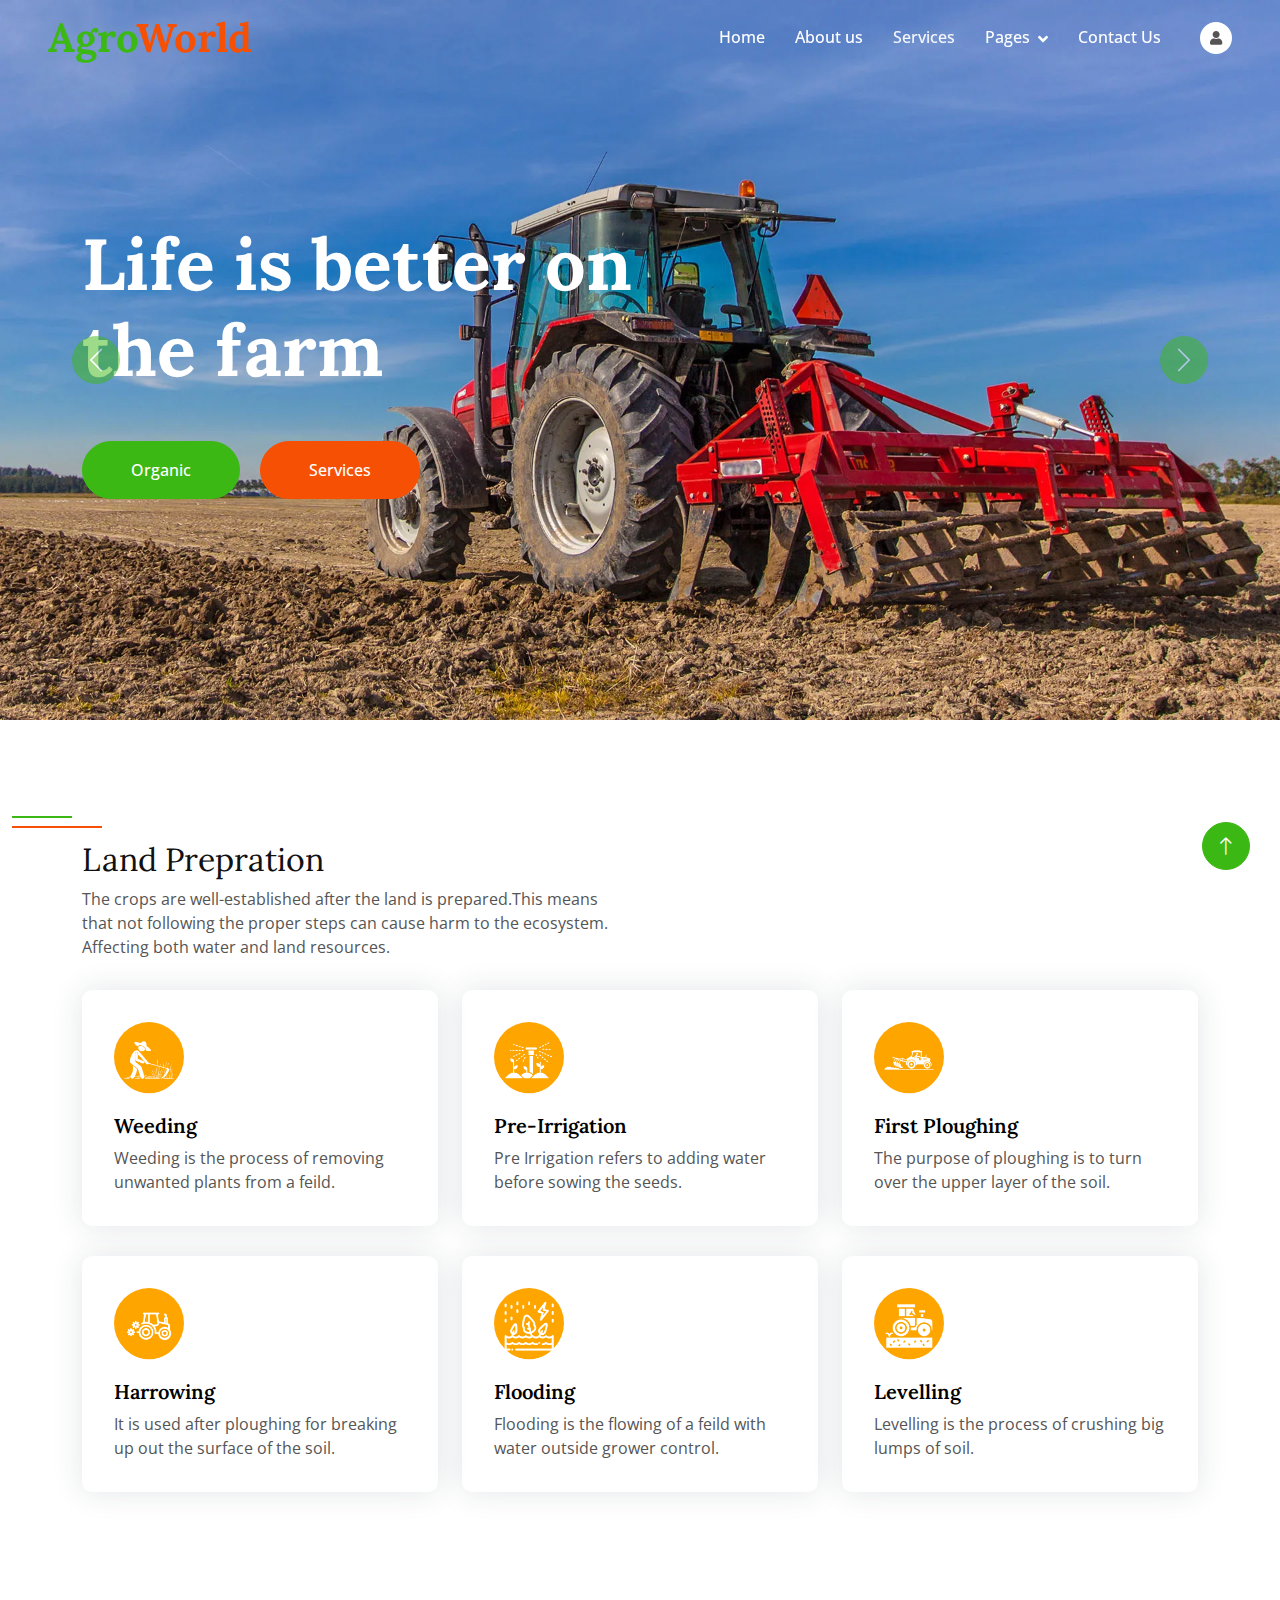
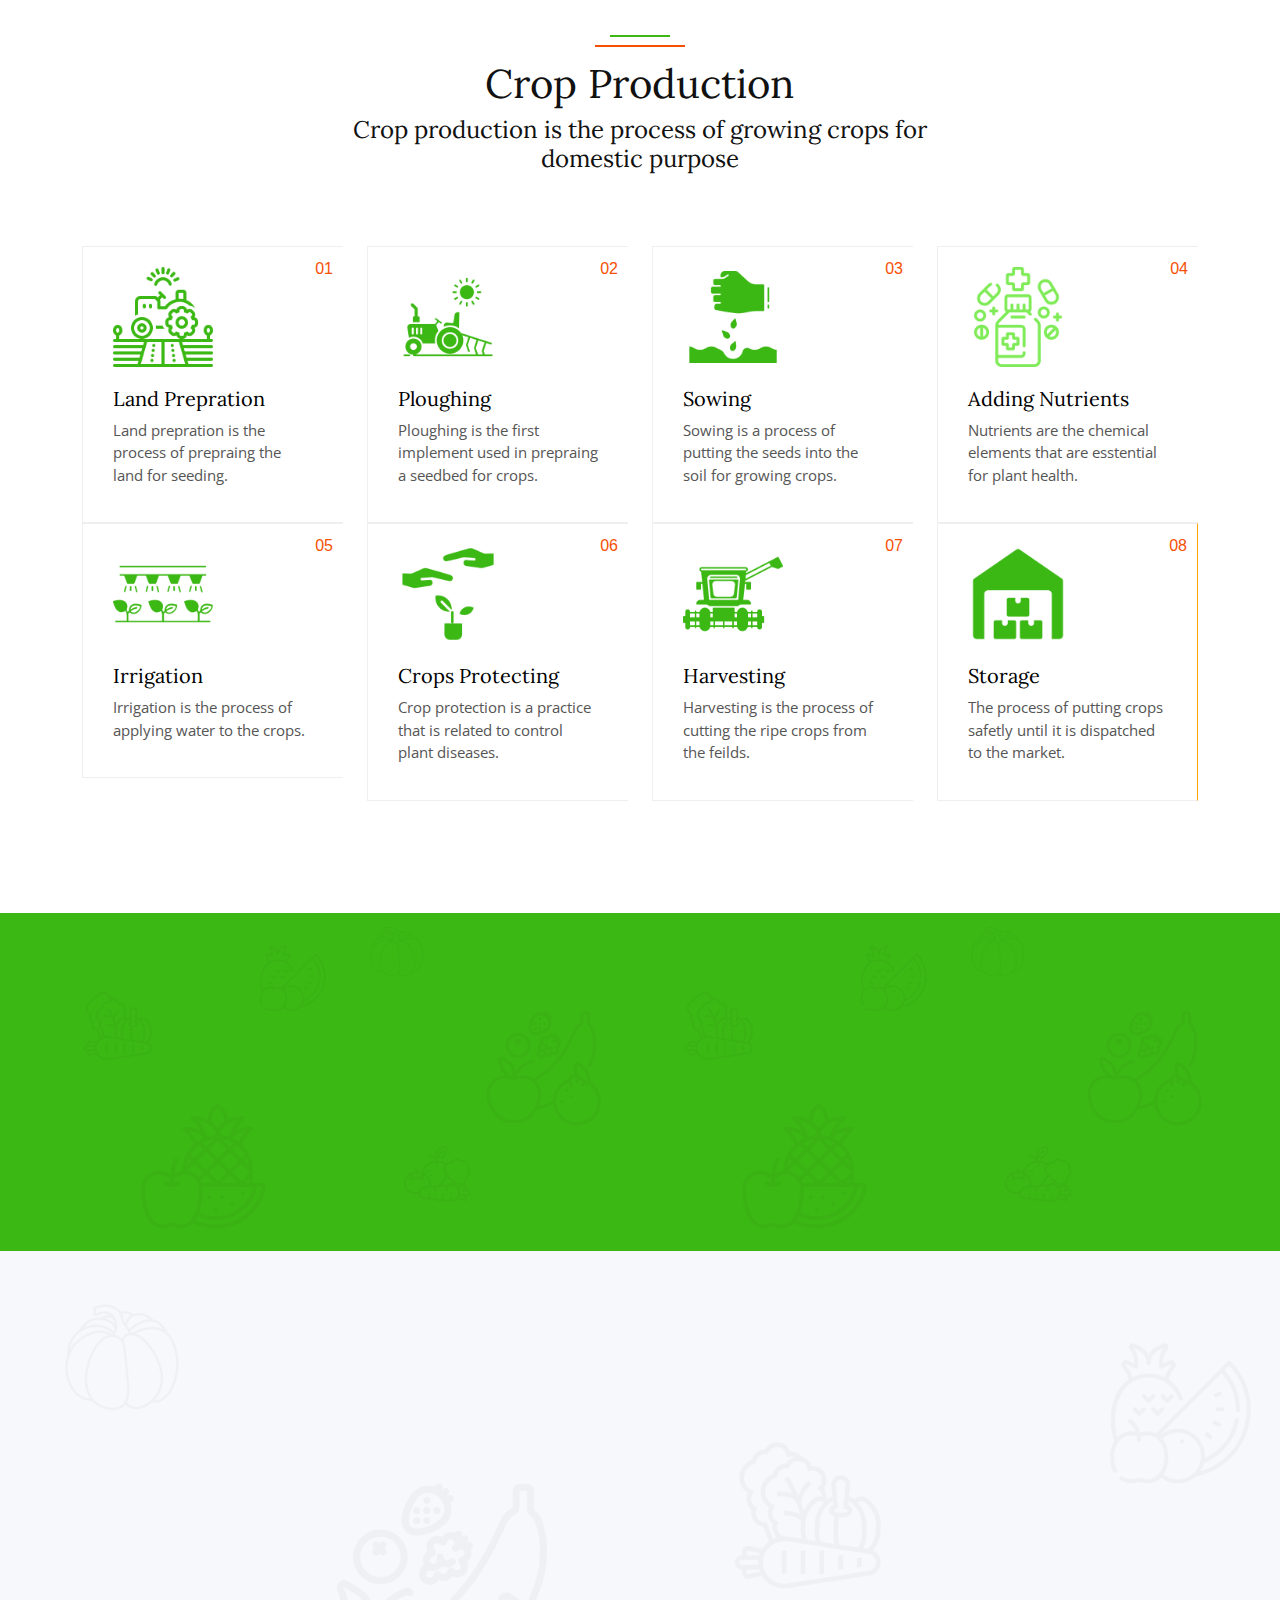
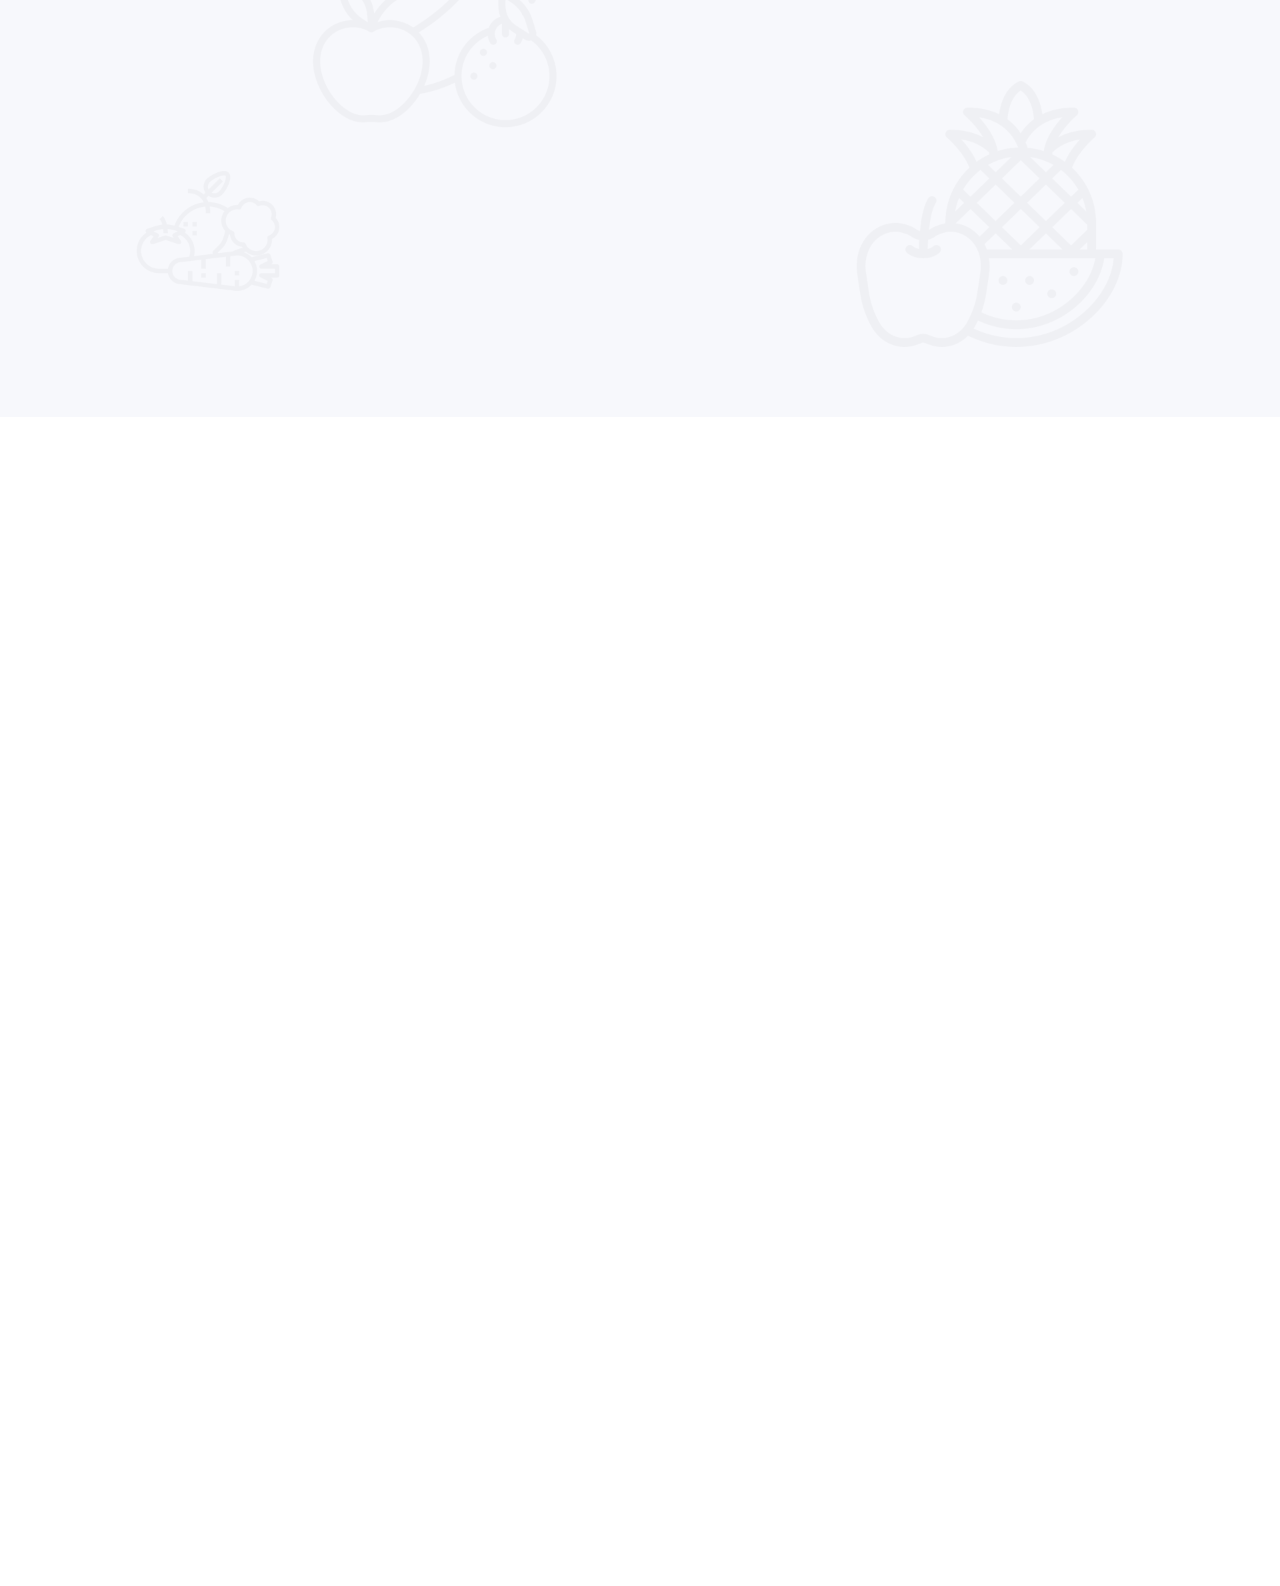
<file: services.html>
<!DOCTYPE html>
<html lang="en">

<head>
    <meta charset="utf-8">
    <title>Agroworld</title>
    <meta content="width=device-width, initial-scale=1.0" name="viewport">
    <meta content="" name="keywords">
    <meta content="" name="description">

    <!-- Favicon -->
    <link href="img/favicon.ico" rel="icon">

    <!-- Google Web Fonts -->
    <link rel="preconnect" href="https://fonts.googleapis.com">
    <link rel="preconnect" href="https://fonts.gstatic.com" crossorigin>
    <link href="https://fonts.googleapis.com/css2?family=Open+Sans:wght@400;500&family=Lora:wght@600;700&display=swap"
        rel="stylesheet">

    <!-- Icon Font Stylesheet -->
    <link href="https://cdnjs.cloudflare.com/ajax/libs/font-awesome/5.10.0/css/all.min.css" rel="stylesheet">
    <link href="https://cdn.jsdelivr.net/npm/bootstrap-icons@1.4.1/font/bootstrap-icons.css" rel="stylesheet">

    <!-- Libraries Stylesheet -->
    <link href="lib/animate/animate.min.css" rel="stylesheet">
    <link href="lib/owlcarousel/assets/owl.carousel.min.css" rel="stylesheet">

    <!-- Customized Bootstrap Stylesheet -->
    <link href="css/bootstrap.min.css" rel="stylesheet">

    <!-- Template Stylesheet -->
    <link href="css/style.css" rel="stylesheet">
</head>

<body>
    <!-- Spinner Start -->
    <div id="spinner"
        class="show bg-white position-fixed translate-middle w-100 vh-100 top-50 start-50 d-flex align-items-center justify-content-center">
        <div class="spinner-border text-primary" role="status"></div>
    </div>
    <!-- Spinner End -->


    <!-- Navbar Start -->
    <div class="container-fluid fixed-top px-0 wow fadeIn" data-wow-delay="0.1s">


        <nav class="navbar navbar-expand-lg navbar-light py-lg-0 px-lg-5 wow fadeIn" data-wow-delay="0.1s">
            <a href="index.html" class="navbar-brand ms-4 ms-lg-0">
                <h1 class="fw-bold text-primary m-0">Agro<span class="text-secondary">World</span></h1>
            </a>
            <button type="button" class="navbar-toggler me-4" data-bs-toggle="collapse"
                data-bs-target="#navbarCollapse">
                <span class="navbar-toggler-icon"></span>
            </button>
            <div class="collapse navbar-collapse" id="navbarCollapse">
                <div class="navbar-nav ms-auto p-4 p-lg-0">
                    <a href="index.html" class="nav-item nav-link">Home</a>
                    <a href="about.html" class="nav-item nav-link">About us</a>
                    <a href="services.html" class="nav-item nav-link active">Services</a>
                    <div class="nav-item dropdown">
                        <a href="#" class="nav-link dropdown-toggle" data-bs-toggle="dropdown">Pages</a>
                        <div class="dropdown-menu m-0">
                            <a href="organic.html" class="dropdown-item">Organic Farming</a>
                            <a href="technology.html" class="dropdown-item">New Technologies</a>
                            <a href="farm.html" class="dropdown-item">Farming Equipments</a>
                            <a href="testimonial.html" class="dropdown-item">Testimonial</a>
                            <a href="blog.html" class="dropdown-item">Blog Grid</a>
                        </div>
                    </div>
                    <a href="contact.html" class="nav-item nav-link">Contact Us</a>
                </div>
                <div class="d-none d-lg-flex ms-2">
                
                    <a class="btn-sm-square bg-white rounded-circle ms-3" href="contact.html">
                        <small class="fa fa-user text-body"></small>
                    </a>
                    
                </div>
            </div>
        </nav>
    </div>
    <!-- Navbar End -->

    <!-- Carousel Start -->
    <div class="container-fluid p-0 mb-5 wow fadeIn" data-wow-delay="0.1s">
        <div id="header-carousel" class="carousel slide" data-bs-ride="carousel">
            <div class="carousel-inner">
                <div class="carousel-item active">
                    <img class="w-100" src="img/service1.webp" alt="Image">
                    <div class="carousel-caption">
                        <div class="container">
                            <div class="row justify-content-start">
                                <div class="col-lg-7">
                                    <h1 class="display-2 mb-5 animated slideInDown">Life is better on the farm</h1>
                                    <a href="organic.html" class="btn btn-primary rounded-pill py-sm-3 px-sm-5">Organic</a>
                                    <a href="services.html" class="btn btn-secondary rounded-pill py-sm-3 px-sm-5 ms-3">Services</a>
                                </div>
                            </div>
                        </div>
                    </div>
                </div>
                <div class="carousel-item">
                    <img class="w-100" src="img/service2.webp" alt="Image">
                    <div class="carousel-caption">
                        <div class="container">
                            <div class="row justify-content-start">
                                <div class="col-lg-7">
                                    <h1 class="display-2 mb-5 animated slideInDown">Living the sweet farm life</h1>
                                    <a href="organic.html" class="btn btn-primary rounded-pill py-sm-3 px-sm-5">Organic</a>
                                    <a href="services.html" class="btn btn-secondary rounded-pill py-sm-3 px-sm-5 ms-3">Services</a>
                                </div>
                            </div>
                        </div>
                    </div>
                </div>
            </div>
            <button class="carousel-control-prev" type="button" data-bs-target="#header-carousel" data-bs-slide="prev">
                <span class="carousel-control-prev-icon" aria-hidden="true"></span>
                <span class="visually-hidden">Previous</span>
            </button>
            <button class="carousel-control-next" type="button" data-bs-target="#header-carousel" data-bs-slide="next">
                <span class="carousel-control-next-icon" aria-hidden="true"></span>
                <span class="visually-hidden">Next</span>
            </button>
        </div>
    </div>
    <!-- Carousel End -->




    <!-- Land Prepration -->
    <div class="container-xxl py-5">
        <div class="section-header text-start mb-5 " data-wow-delay="0.1s">
            <section class="section services-section" id="services">
                <div class="container">
                    <div class="row">
                        <div class="col-lg-6">
                            <div class="section-title">
                                <h2>Land Prepration</h2>
                                <p>The crops are well-established after the land is prepared.This means that not following the proper steps can cause harm to the ecosystem.
                                    Affecting both water and land resources.
                                </p>
                            </div>
                        </div>
                    </div>
                    <div class="row">
                        <!-- feaure box -->
                        <div class="col-sm-6 col-lg-4">
                            <div class="feature-box-1">
                                <div class="icon">
                                  <img src="img/land1.png" alt="Image" class="img-fluid">
                                </div>
                                <div class="feature-content">
                                    <h5>Weeding</h5>
                                    <p>Weeding is the process of removing unwanted plants from a feild.</p>
                                </div>
                            </div>
                        </div>
                        <!-- / -->
                        <!-- feaure box -->
                        <div class="col-sm-6 col-lg-4">
                            <div class="feature-box-1">
                                <div class="icon">
                                  <img src="img/land2.png" alt="Image" class="img-fluid">
                                </div>
                                <div class="feature-content">
                                    <h5>Pre-Irrigation</h5>
                                    <p>Pre Irrigation refers to adding water before sowing the seeds.</p>
                                </div>
                            </div>
                        </div>
                        <!-- / -->
                        <!-- feaure box -->
                        <div class="col-sm-6 col-lg-4">
                            <div class="feature-box-1">
                                <div class="icon">
                                    <img src="img/land3.png" alt="Image" class="img-fluid">
                                </div>
                                <div class="feature-content">
                                    <h5>First Ploughing</h5>
                                    <p>The purpose of ploughing is to turn over the upper layer of the soil.</p>
                                </div>
                            </div>
                        </div>
                        <!-- / -->
                        <!-- feaure box -->
                        <div class="col-sm-6 col-lg-4">
                            <div class="feature-box-1">
                                <div class="icon">
                                  <img src="img/land4.png" alt="Image" class="img-fluid">
                                </div>
                                <div class="feature-content">
                                    <h5>Harrowing</h5>
                                    <p>It is used after ploughing for breaking up out the surface of the soil.</p>
                                </div>
                            </div>
                        </div>
                        <!-- / -->
                        <!-- feaure box -->
                        <div class="col-sm-6 col-lg-4">
                            <div class="feature-box-1">
                                <div class="icon">
                                  <img src="img/land5.png" alt="Image" class="img-fluid">
                                </div>
                                <div class="feature-content">
                                    <h5>Flooding</h5>
                                    <p>Flooding is the flowing of a feild with water outside grower control.</p>
                                </div>
                            </div>
                        </div>
                        <!-- / -->
                        <!-- feaure box -->
                        <div class="col-sm-6 col-lg-4">
                            <div class="feature-box-1">
                                <div class="icon">
                                  <img src="img/land6.png" alt="Image" class="img-fluid">
                                  </div>
                                <div class="feature-content">
                                    <h5>Levelling</h5>
                                    <p>Levelling is the process of crushing big lumps of soil.</p>
                                </div>
                            </div>
                        </div>
                        <!-- / -->
                    </div>
                </div>
            </section>
        </div>
    </div>
  <!--End Land Prepration-->  
    


<!--Crop production-->
    <div class="container-fluid  mt-3 py-3">
        <div class="section-header text-start-centered mb-5 " data-wow-delay="0.1s">
    <div class="site-section services-1-wrap">
        <div class="container">
          <div class="row mb-5 justify-content-center text-center">
            <div class="col-lg-7">
              <h1 class="section-subtitle">Crop Production</h1>
              <h4 class="section-title mb-4 text-black">Crop production is the process of growing crops for domestic purpose</h4>
            </div>
          </div>
          <div class="row no-gutters">
            <div class="col-lg-3 col-md-6">
              <div class="service-1">
                <span class="number">01</span>
                <div class="service-1-icon">
                  <img src="img/crop1.png" alt="Image" class="img-fluid">
                </div>
                <div class="service-1-content">
                  <h3 class="service-heading">Land Prepration</h3>
                  <p>Land prepration is the process of prepraing the land for seeding.</p>
                </div>
              </div>
            </div>
            <div class="col-lg-3 col-md-6">
              <div class="service-1">
                <span class="number">02</span>
                <div class="service-1-icon">
                  <img src="img/crop2.png" alt="Image" class="img-fluid">
                </div>
                <div class="service-1-content">
                  <h3 class="service-heading">Ploughing</h3>
                  <p>Ploughing is the first implement used in prepraing a seedbed for crops.</p>
                </div>
              </div>
            </div>
            <div class="col-lg-3 col-md-6">
              <div class="service-1">
                <span class="number">03</span>
                <div class="service-1-icon">
                  <img src="img/crop3.png" alt="Image" class="img-fluid">
                </div>
                <div class="service-1-content">
                  <h3 class="service-heading">Sowing</h3>
                  <p>Sowing is a process of putting the seeds into the soil for growing crops.</p>
                </div>
              </div>
            </div>
            <div class="col-lg-3 col-md-6">
              <div class="service-1">
                <span class="number">04</span>
                <div class="service-1-icon">
                  <img src="img/crop4.png" alt="Image" class="img-fluid">
                </div>
                <div class="service-1-content">
                  <h3 class="service-heading">Adding Nutrients</h3>
                  <p>Nutrients are the chemical elements that are esstential for plant health.</p>
                </div>
              </div>
            </div>
    
            <div class="col-lg-3 col-md-6">
              <div class="service-1">
                <span class="number">05</span>
                <div class="service-1-icon">
                  <img src="img/crop5.png" alt="Image" class="img-fluid">
                </div>
                <div class="service-1-content">
                  <h3 class="service-heading">Irrigation</h3>
                  <p>Irrigation is the process of applying water to the crops.</p>
                </div>
              </div>
            </div>
            <div class="col-lg-3 col-md-6">
              <div class="service-1">
                <span class="number">06</span>
                <div class="service-1-icon">
                  <img src="img/crop6.png" alt="Image" class="img-fluid">
                </div>
                <div class="service-1-content">
                  <h3 class="service-heading"> Crops Protecting</h3>
                  <p>Crop protection is a practice that is related to control plant diseases.</p>
                </div>
              </div>
            </div>
            <div class="col-lg-3 col-md-6">
              <div class="service-1">
                <span class="number">07</span>
                <div class="service-1-icon">
                  <img src="img/crop7.png" alt="Image" class="img-fluid">
                </div>
                <div class="service-1-content">
                  <h3 class="service-heading">Harvesting</h3>
                  <p>Harvesting is the process of cutting the ripe crops from the feilds.</p>
                </div>
              </div>
            </div>
            <div class="col-lg-3 col-md-6">
              <div class="service-1">
                <span class="number">08</span>
                <div class="service-1-icon">
                  <img src="img/crop8.png" alt="Image" class="img-fluid">
                </div>
                <div class="service-1-content">
                  <h3 class="service-heading">Storage</h3>
                  <p>The process of putting crops safetly until it is dispatched to the market.</p>
                </div>
              </div>
            </div>
    </div>
          </div>
        </div>
      </div>
      </div>
      <!-- END Crop prodution -->



    <!-- Firm Visit Start -->
    <div class="container-fluid bg-primary bg-icon mt-5 py-6">
        <div class="container">
            <div class="row g-5 align-items-center">
                <div class="col-md-7 wow fadeIn" data-wow-delay="0.1s">
                    <h1 class="display-5 text-white mb-3">Modern Technology</h1>
                    <p class="text-white mb-0">Modern Technology in agriculture has increse production and productivity.This in turn has improved food security and income
                        for farmers.In addition,it has helped create new jobs and improve the quality for rural communities.
                    </p>
                </div>
                <div class="col-md-5 text-md-end wow fadeIn" data-wow-delay="0.5s">
                    <a class="btn btn-lg btn-secondary rounded-pill py-3 px-5" href="technology.html">Read More</a>
                </div>
            </div>
        </div>
    </div>
    <!-- Firm Visit End -->


    <!-- Testimonial Start -->
    <div class="container-fluid bg-light bg-icon py-6 mb-5">
        <div class="container">
            <div class="section-header text-center mx-auto mb-5 wow fadeInUp" data-wow-delay="0.1s"
                style="max-width: 500px;">
                <h1 class="display-5 mb-3">Quotes</h1>
                <p>Natures beauty in every corner of the farm</p>
            </div>
            <div class="owl-carousel testimonial-carousel wow fadeInUp" data-wow-delay="0.1s">
                <div class="testimonial-item position-relative bg-white p-5 mt-4">
                    <i class="fa fa-quote-left fa-3x text-primary position-absolute top-0 start-0 mt-n4 ms-5"></i>
                    <p class="mb-4">"Sustainable agriculture is not just about growing crops,it's about caring for the soil,the water,the air,and all 
                        the living things that depend on them."</p>
                    <div class="d-flex align-items-center">
                        <img class="flex-shrink-0 rounded-circle" src="img/quote1.jpg" alt="">
                        <div class="ms-3">
                            <h5 class="mb-1">Vandana Shiva</h5>
                            <span>Author</span>
                        </div>
                    </div>
                </div>
                <div class="testimonial-item position-relative bg-white p-5 mt-4">
                    <i class="fa fa-quote-left fa-3x text-primary position-absolute top-0 start-0 mt-n4 ms-5"></i>
                    <p class="mb-4">"The goal of sustainable agriculture should be to regenerate the soil and the ecosystem,not just maintain them."</p>
                    <div class="d-flex align-items-center">
                        <img class="flex-shrink-0 rounded-circle" src="img/quote2.jpg" alt="">
                        <div class="ms-3">
                            <h5 class="mb-1">Joel Salatin</h5>
                            <span>Author</span>
                        </div>
                    </div>
                </div>
                <div class="testimonial-item position-relative bg-white p-5 mt-4">
                    <i class="fa fa-quote-left fa-3x text-primary position-absolute top-0 start-0 mt-n4 ms-5"></i>
                    <p class="mb-4">"Agriculture is our wisest pursuit because it willl in the end contribute most to real wealth,good morals, and happiness."</p>
                    <div class="d-flex align-items-center">
                        <img class="flex-shrink-0 rounded-circle" src="img/quote3.jpg" alt="">
                        <div class="ms-3">
                            <h5 class="mb-1">Thomas Jefferson</h5>
                            <span>Philosopher</span>
                        </div>
                    </div>
                </div>
                <div class="testimonial-item position-relative bg-white p-5 mt-4">
                    <i class="fa fa-quote-left fa-3x text-primary position-absolute top-0 start-0 mt-n4 ms-5"></i>
                    <p class="mb-4">"The health of our planet depends on the health of its ecosyestem,and sustainable agriculture is key to maintaining that health."</p>
                    <div class="d-flex align-items-center">
                        <img class="flex-shrink-0 rounded-circle" src="img/quote4.jpg" alt="">
                        <div class="ms-3">
                            <h5 class="mb-1">Jules Pretty</h5>
                            <span>Professor</span>
                        </div>
                    </div>
                </div>
            </div>
        </div>
    </div>
    <!-- Testimonial End -->


    <!-- Blog Start -->
    <div class="container-xxl py-5">
        <div class="container">
            <div class="section-header text-center mx-auto mb-5 wow fadeInUp" data-wow-delay="0.1s"
                style="max-width: 500px;">
                <h1 class="display-5 mb-3">Latest Blogs</h1>
                <p></p>
            </div>
            <div class="row g-4">
                <div class="col-lg-4 col-md-6 wow fadeInUp" data-wow-delay="0.1s">
                    <img class="img-fluid" src="img/blog1.jpg" alt="">
                    <div class="bg-light p-4">
                        <a class="d-block h5 lh-base mb-4" href="">Sweet patato are nutrititious,high in fiber,very filling,and delicious.</a>
                        
                    </div>
                </div>
                <div class="col-lg-4 col-md-6 wow fadeInUp" data-wow-delay="0.3s">
                    <img class="img-fluid" src="img/blog2.jpg" alt="">
                    <div class="bg-light p-4">
                        <a class="d-block h5 lh-base mb-4" href="">Sugarcane is a species of tall,that is used for sugar production.</a>
                        
                    </div>
                </div>
                <div class="col-lg-4 col-md-6 wow fadeInUp" data-wow-delay="0.5s">
                    <img class="img-fluid" src="img/blog3.jpg" alt="">
                    <div class="bg-light p-4">
                        <a class="d-block h5 lh-base mb-4" href="">Fooder refers particulary to food given to the animals.</a>
                        
                    </div>
                </div>
            </div>
        </div>
    </div>
    <!-- Blog End -->


    <!-- Footer Start -->
    <div class="container-fluid bg-dark footer mt-5 pt-5 wow fadeIn" data-wow-delay="0.1s">
        <div class="container py-5">
            <div class="row g-5">
                <div class="col-lg-3 col-md-6">
                    <h1 class="fw-bold text-primary mb-4">Agro<span class="text-secondary">World</span></h1>
                    <p>Agriculture means the cultivation of crops for food and fodder.Farmers are responsible for our accessibility to fresh fruits and vegetables.</p>
                    
                </div>
                <div class="col-lg-3 col-md-6">
                    <h4 class="text-light mb-4">Address</h4>
                    <p><i class="fa fa-map-marker-alt me-3"></i>Ujjain,M.P.</p>
                    <p><i class="fa fa-phone-alt me-3"></i>+916264470903</p>
                    <p><i class="fa fa-envelope me-3"></i>sonapatidar1106@gmail.com</p>
                </div>
                <div class="col-lg-3 col-md-6">
                    <h4 class="text-light mb-4">Quick Links</h4>
                    <a class="btn btn-link" href="index.html">About Us</a>
                    <a class="btn btn-link" href="contact.html">Contact Us</a>
                    <a class="btn btn-link" href="services.html">Our Services</a>
                    <a class="btn btn-link" href="organic.html">Organic Farming</a>
                    <a class="btn btn-link" href="technology.html">New Technologies</a>
                </div>
                <div class="col-lg-3 col-md-6">
                    <h4 class="text-light mb-4">Email Us</h4>
                    <p>For more details contact us through email</p>
                    <div class="position-relative mx-auto" style="max-width: 400px;">
                        <input class="form-control bg-transparent w-100 py-3 ps-4 pe-5" type="text"
                            placeholder="Your email">
                        <button type="button"
                        class="btn btn-primary py-2 position-absolute top-0 end-0 mt-2 me-2"><a class href="contact.html">Contact Us</a></button>
                    </div>
                </div>
            </div>
        </div>
        <div class="container-fluid copyright">
            <div class="container">
                <div class="row">
                    <div class="col-md-6 text-center text-md-start mb-3 mb-md-0">
                        &copy; <a href="#">Agroworld</a>, All Right Reserved.
                    </div>
                    <div class="col-md-6 text-center text-md-end">
                        <!--/*** This template is free as long as you keep the footer author’s credit link/attribution link/backlink. If you'd like to use the template without the footer author’s credit link/attribution link/backlink, you can purchase the Credit Removal License from "https://htmlcodex.com/credit-removal". Thank you for your support. ***/-->
                        Designed By <a href="">Sona Patidar</a>
                        
                    </div>
                </div>
            </div>
        </div>
    </div>
    <!-- Footer End -->


    <!-- Back to Top -->
    <a href="#" class="btn btn-lg btn-primary btn-lg-square rounded-circle back-to-top"><i
            class="bi bi-arrow-up"></i></a>


    <!-- JavaScript Libraries -->
    <script src="https://code.jquery.com/jquery-3.4.1.min.js"></script>
    <script src="https://cdn.jsdelivr.net/npm/bootstrap@5.0.0/dist/js/bootstrap.bundle.min.js"></script>
    <script src="lib/wow/wow.min.js"></script>
    <script src="lib/easing/easing.min.js"></script>
    <script src="lib/waypoints/waypoints.min.js"></script>
    <script src="lib/owlcarousel/owl.carousel.min.js"></script>

    <!-- Template Javascript -->
    <script src="js/main.js"></script>
</body>

</html>
</file>
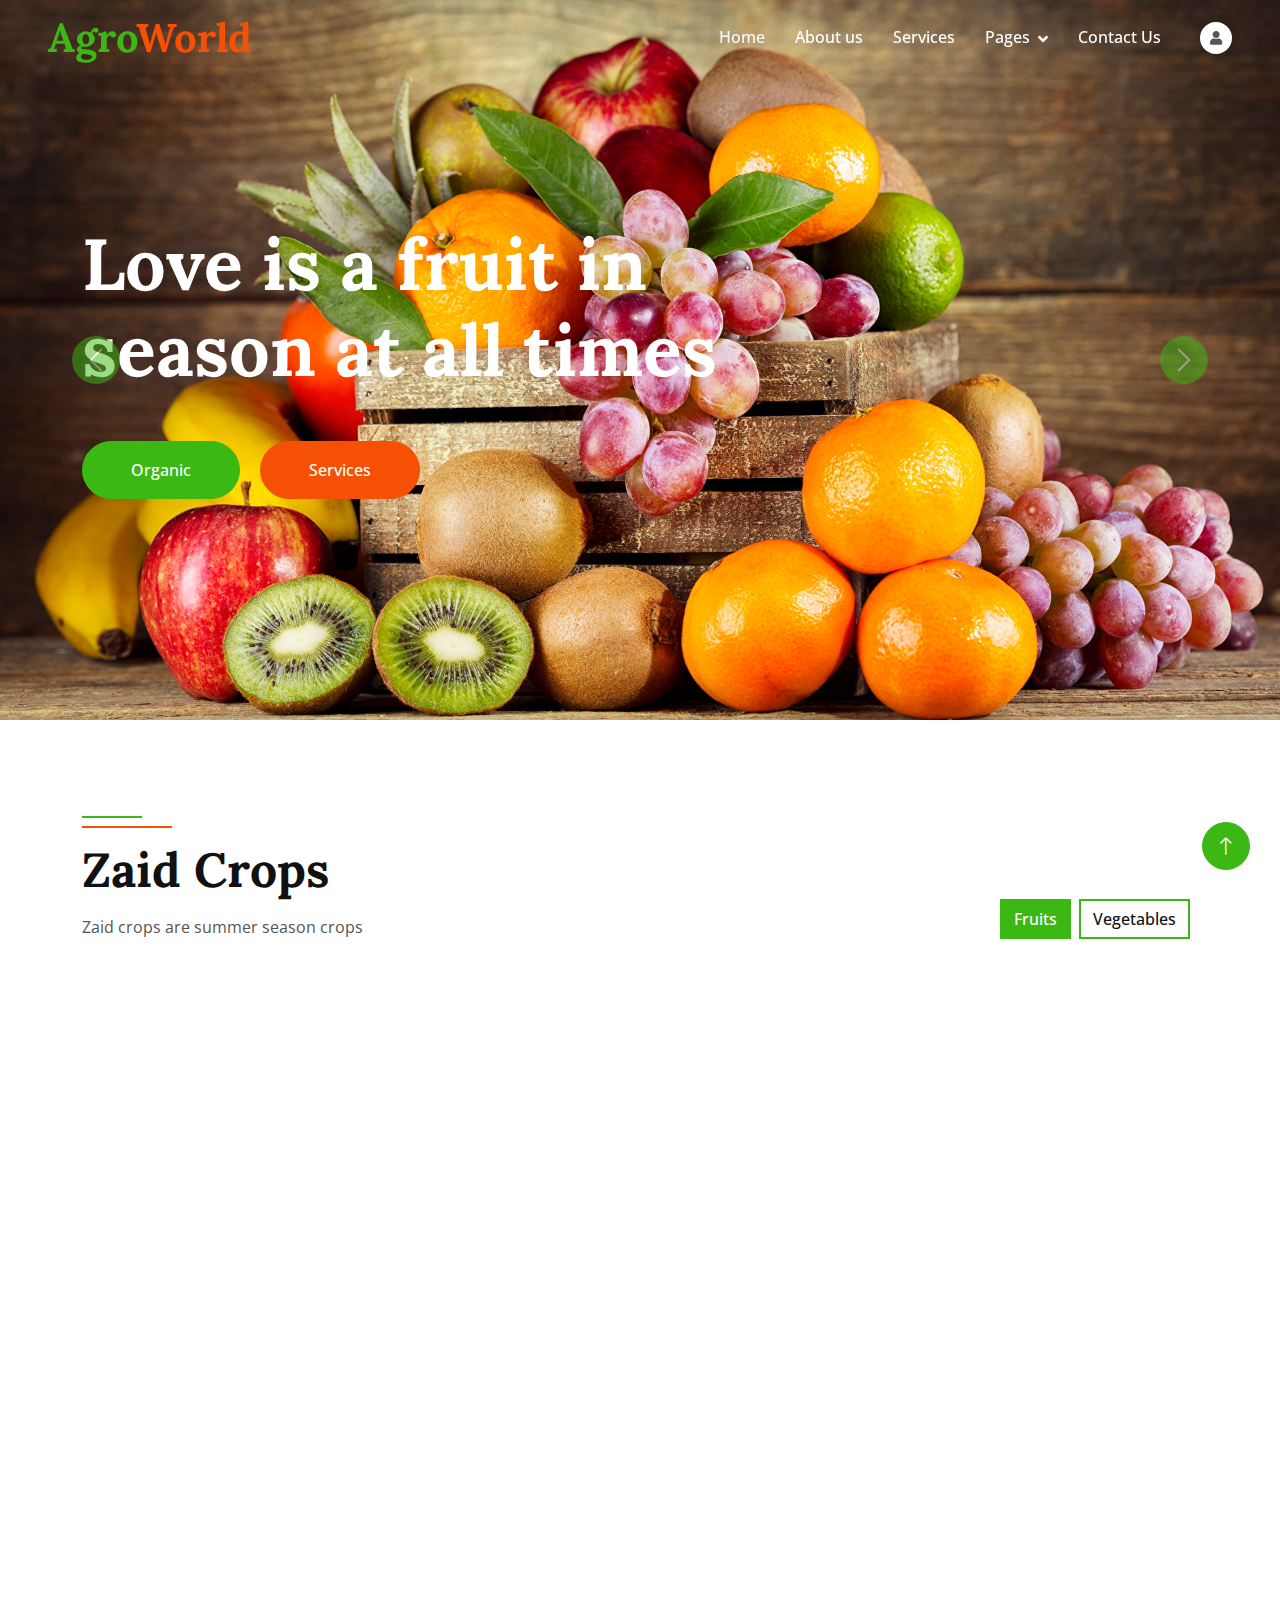
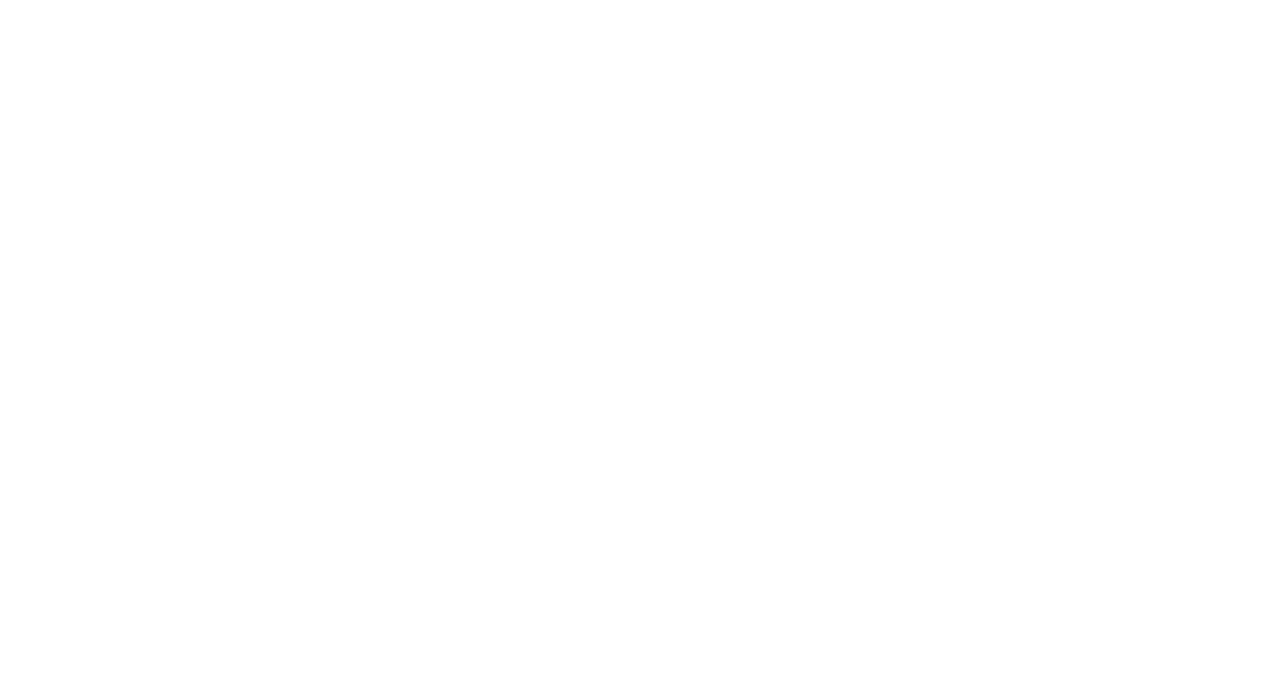
<file: zaid.html>
<!DOCTYPE html>
<html lang="en">

<head>
    <meta charset="utf-8">
    <title>Agroworld</title>
    <meta content="width=device-width, initial-scale=1.0" name="viewport">
    <meta content="" name="keywords">
    <meta content="" name="description">

    <!-- Favicon -->
    <link href="img/favicon.ico" rel="icon">

    <!-- Google Web Fonts -->
    <link rel="preconnect" href="https://fonts.googleapis.com">
    <link rel="preconnect" href="https://fonts.gstatic.com" crossorigin>
    <link href="https://fonts.googleapis.com/css2?family=Open+Sans:wght@400;500&family=Lora:wght@600;700&display=swap"
        rel="stylesheet">

    <!-- Icon Font Stylesheet -->
    <link href="https://cdnjs.cloudflare.com/ajax/libs/font-awesome/5.10.0/css/all.min.css" rel="stylesheet">
    <link href="https://cdn.jsdelivr.net/npm/bootstrap-icons@1.4.1/font/bootstrap-icons.css" rel="stylesheet">

    <!-- Libraries Stylesheet -->
    <link href="lib/animate/animate.min.css" rel="stylesheet">
    <link href="lib/owlcarousel/assets/owl.carousel.min.css" rel="stylesheet">

    <!-- Customized Bootstrap Stylesheet -->
    <link href="css/bootstrap.min.css" rel="stylesheet">

    <!-- Template Stylesheet -->
    <link href="css/style.css" rel="stylesheet">
</head>
<body>
 
 <!-- Spinner Start -->
 <div id="spinner"
 class="show bg-white position-fixed translate-middle w-100 vh-100 top-50 start-50 d-flex align-items-center justify-content-center">
 <div class="spinner-border text-primary" role="status"></div>
</div>
<!-- Spinner End -->


<!-- Navbar Start -->
<div class="container-fluid fixed-top px-0 wow fadeIn" data-wow-delay="0.1s">


 <nav class="navbar navbar-expand-lg navbar-light py-lg-0 px-lg-5 wow fadeIn" data-wow-delay="0.1s">
     <a href="index.html" class="navbar-brand ms-4 ms-lg-0">
         <h1 class="fw-bold text-primary m-0">Agro<span class="text-secondary">World</span></h1>
     </a>
     <button type="button" class="navbar-toggler me-4" data-bs-toggle="collapse"
         data-bs-target="#navbarCollapse">
         <span class="navbar-toggler-icon"></span>
     </button>
     <div class="collapse navbar-collapse" id="navbarCollapse">
         <div class="navbar-nav ms-auto p-4 p-lg-0">
             <a href="index.html" class="nav-item nav-link active">Home</a>
             <a href="about.html" class="nav-item nav-link">About us</a>
             <a href="services.html" class="nav-item nav-link">Services</a>
             <div class="nav-item dropdown">
                 <a href="#" class="nav-link dropdown-toggle" data-bs-toggle="dropdown">Pages</a>
                 <div class="dropdown-menu m-0">
                    <a href="organic.html" class="dropdown-item">Organic Farming</a>
                    <a href="technology.html" class="dropdown-item">New Technologies</a>
                    <a href="farm.html" class="dropdown-item">Farming Equipments</a>
                    <a href="testimonial.html" class="dropdown-item">Testimonial</a>
                    <a href="blog.html" class="dropdown-item">Blog Grid</a>
                 </div>
             </div>
             <a href="contact.html" class="nav-item nav-link">Contact Us</a>
         </div>
         <div class="d-none d-lg-flex ms-2">
             
             <a class="btn-sm-square bg-white rounded-circle ms-3" href="">
                 <small class="fa fa-user text-body"></small>
             </a>

         </div>
     </div>
 </nav>
</div>
<!-- Navbar End -->


<!-- Carousel Start -->
<div class="container-fluid p-0 mb-5 wow fadeIn" data-wow-delay="0.1s">
    <div id="header-carousel" class="carousel slide" data-bs-ride="carousel">
        <div class="carousel-inner">
            <div class="carousel-item active">
                <img class="w-100" src="img/z-1.jpg" alt="Image">
                <div class="carousel-caption">
                    <div class="container">
                        <div class="row justify-content-start">
                            <div class="col-lg-7">
                                <h1 class="display-2 mb-5 animated slideInDown">Love is a fruit in season at all times</h1>
                                <a href="organic.html" class="btn btn-primary rounded-pill py-sm-3 px-sm-5">Organic</a>
                                <a href="services.html" class="btn btn-secondary rounded-pill py-sm-3 px-sm-5 ms-3">Services</a>
                            </div>
                        </div>
                    </div>
                </div>
            </div>
            <div class="carousel-item">
                <img class="w-100" src="img/z-2.jpg" alt="Image">
                <div class="carousel-caption">
                    <div class="container">
                        <div class="row justify-content-start">
                            <div class="col-lg-7">
                                <h1 class="display-2 mb-5 animated slideInDown">Eating my veggeis and felling fabulous</h1>
                                <a href="organic.html" class="btn btn-primary rounded-pill py-sm-3 px-sm-5">Organic</a>
                                <a href="services.html" class="btn btn-secondary rounded-pill py-sm-3 px-sm-5 ms-3">Services</a>
                            </div>
                        </div>
                    </div>
                </div>
            </div>
        </div>
        <button class="carousel-control-prev" type="button" data-bs-target="#header-carousel" data-bs-slide="prev">
            <span class="carousel-control-prev-icon" aria-hidden="true"></span>
            <span class="visually-hidden">Previous</span>
        </button>
        <button class="carousel-control-next" type="button" data-bs-target="#header-carousel" data-bs-slide="next">
            <span class="carousel-control-next-icon" aria-hidden="true"></span>
            <span class="visually-hidden">Next</span>
        </button>
    </div>
</div>
<!-- Carousel End -->

    </div>
 
 
 
 <!-- Product Start -->
 <div class="container-xxl py-5">

    <div class="container">
        <div class="row g-0 gx-5 align-items-end">
            <div class="col-lg-6">
                <div class="section-header text-start mb-5 wow fadeInUp" data-wow-delay="0.1s"
                    style="max-width: 500px;">
                    <h1 class="display-5 mb-3">Zaid Crops</h1>
                    <p>Zaid crops are summer season crops</p>
                </div>
            </div>
            <div class="col-lg-6 text-start text-lg-end wow slideInRight" data-wow-delay="0.1s">
                <ul class="nav nav-pills d-inline-flex justify-content-end mb-5">
                    <li class="nav-item me-2">
                        <a class="btn btn-outline-primary border-2 active" data-bs-toggle="pill"
                            href="#tab-1">Fruits</a>

                    </li>
                    <li class="nav-item me-2">
                        <a class="btn btn-outline-primary border-2" data-bs-toggle="pill" href="#tab-2">Vegetables</a>
                    </li>
                   

                </ul>
            </div>
        </div>
        <div class="tab-content">
            <div id="tab-1" class="tab-pane fade show p-0 active">
                <div class="row g-4">
                    <div class="col-xl-3 col-lg-4 col-md-6 wow fadeInUp" data-wow-delay="0.1s">
                        <div class="product-item">
                            <div class="position-relative bg-light overflow-hidden">
                                <img class="img-fluid w-100" src="img/zaid1.jpg" alt="">
                                <div
                                    class="bg-secondary rounded text-white position-absolute start-0 top-0 m-4 py-1 px-3">
                                    01</div>
                            </div>
                            <div class="text-center p-4">
                                <a class="d-block h5 mb-2" href="">Watermelon</a>
                                <span class="text-primary me-1"></span>
                                <span class="text-body text-decoration-line-through"></span>
                            </div>
                            <div class="d-flex border-top">


                            </div>
                        </div>
                    </div>
                    <div class="col-xl-3 col-lg-4 col-md-6 wow fadeInUp" data-wow-delay="0.3s">
                        <div class="product-item">
                            <div class="position-relative bg-light overflow-hidden">
                                <img class="img-fluid w-100" src="img/zaid2.jpg" alt="">
                                <div
                                    class="bg-secondary rounded text-white position-absolute start-0 top-0 m-4 py-1 px-3">
                                    02</div>
                            </div>
                            <div class="text-center p-4">
                                <a class="d-block h5 mb-2" href="">Mango</a>
                                <span class="text-primary me-1"></span>
                                <span class="text-body text-decoration-line-through"></span>
                            </div>
                            <div class="d-flex border-top">

                            </div>
                        </div>
                    </div>
                    <div class="col-xl-3 col-lg-4 col-md-6 wow fadeInUp" data-wow-delay="0.5s">
                        <div class="product-item">
                            <div class="position-relative bg-light overflow-hidden">
                                <img class="img-fluid w-100" src="img/zaid3.jpg" alt="">
                                <div
                                    class="bg-secondary rounded text-white position-absolute start-0 top-0 m-4 py-1 px-3">
                                    03</div>
                            </div>
                            <div class="text-center p-4">
                                <a class="d-block h5 mb-2" href="">Papaya</a>
                                <span class="text-primary me-1"></span>
                                <span class="text-body text-decoration-line-through"></span>
                            </div>
                            <div class="d-flex border-top">

                            </div>
                        </div>
                    </div>
                    <div class="col-xl-3 col-lg-4 col-md-6 wow fadeInUp" data-wow-delay="0.7s">
                        <div class="product-item">
                            <div class="position-relative bg-light overflow-hidden">
                                <img class="img-fluid w-100" src="img/zaid4.jpg" alt="">
                                <div
                                    class="bg-secondary rounded text-white position-absolute start-0 top-0 m-4 py-1 px-3">
                                    04</div>
                            </div>
                            <div class="text-center p-4">
                                <a class="d-block h5 mb-2" href="">Grapes</a>
                                <span class="text-primary me-1"></span>
                                <span class="text-body text-decoration-line-through"></span>
                            </div>
                            <div class="d-flex border-top">

                            </div>
                        </div>
                    </div>
                    <div class="col-xl-3 col-lg-4 col-md-6 wow fadeInUp" data-wow-delay="0.1s">
                        <div class="product-item">
                            <div class="position-relative bg-light overflow-hidden">
                                <img class="img-fluid w-100" src="img/zaid5.jpg" alt="">
                                <div
                                    class="bg-secondary rounded text-white position-absolute start-0 top-0 m-4 py-1 px-3">
                                    05</div>
                            </div>
                            <div class="text-center p-4">
                                <a class="d-block h5 mb-2" href="">Muskmelon</a>
                                <span class="text-primary me-1"></span>
                                <span class="text-body text-decoration-line-through"></span>
                            </div>
                            <div class="d-flex border-top">

                            </div>
                        </div>
                    </div>
                    <div class="col-xl-3 col-lg-4 col-md-6 wow fadeInUp" data-wow-delay="0.3s">
                        <div class="product-item">
                            <div class="position-relative bg-light overflow-hidden">
                                <img class="img-fluid w-100" src="img/zaid6.jpg" alt="">
                                <div
                                    class="bg-secondary rounded text-white position-absolute start-0 top-0 m-4 py-1 px-3">
                                    06</div>
                            </div>
                            <div class="text-center p-4">
                                <a class="d-block h5 mb-2" href="">Dragon Fruit</a>
                                <span class="text-primary me-1"></span>
                                <span class="text-body text-decoration-line-through"></span>
                            </div>
                            <div class="d-flex border-top">

                            </div>
                        </div>
                    </div>
                    <div class="col-xl-3 col-lg-4 col-md-6 wow fadeInUp" data-wow-delay="0.5s">
                        <div class="product-item">
                            <div class="position-relative bg-light overflow-hidden">
                                <img class="img-fluid w-100" src="img/zaid7.jpg" alt="">
                                <div
                                    class="bg-secondary rounded text-white position-absolute start-0 top-0 m-4 py-1 px-3">
                                    07</div>
                            </div>
                            <div class="text-center p-4">
                                <a class="d-block h5 mb-2" href="">Pineapple</a>
                                <span class="text-primary me-1"></span>
                                <span class="text-body text-decoration-line-through"></span>
                            </div>
                            <div class="d-flex border-top">

                            </div>
                        </div>
                    </div>
                    <div class="col-xl-3 col-lg-4 col-md-6 wow fadeInUp" data-wow-delay="0.7s">
                        <div class="product-item">
                            <div class="position-relative bg-light overflow-hidden">
                                <img class="img-fluid w-100" src="img/zaid8.jpg" alt="">
                                <div
                                    class="bg-secondary rounded text-white position-absolute start-0 top-0 m-4 py-1 px-3">
                                    08</div>
                            </div>
                            <div class="text-center p-4">
                                <a class="d-block h5 mb-2" href="">Cocunut</a>
                                <span class="text-primary me-1"></span>
                                <span class="text-body text-decoration-line-through"></span>
                            </div>
                            <div class="d-flex border-top">

                            </div>
                        </div>
                    </div>
                    <div class="col-12 text-center wow fadeInUp" data-wow-delay="0.1s">
                        <a class="btn btn-primary rounded-pill py-3 px-5" href="tab-1">Browse More Products</a>
                    </div>
                </div>
            </div>
            <div id="tab-2" class="tab-pane fade show p-0">
                <div class="row g-4">
                    <div class="col-xl-3 col-lg-4 col-md-6">
                        <div class="product-item">
                            <div class="position-relative bg-light overflow-hidden">
                                <img class="img-fluid w-100" src="img/zaid9.jpg" alt="">
                                <div
                                    class="bg-secondary rounded text-white position-absolute start-0 top-0 m-4 py-1 px-3">
                                    01</div>
                            </div>
                            <div class="text-center p-4">
                                <a class="d-block h5 mb-2" href="">Drumstick</a>
                                <span class="text-primary me-1"></span>
                                <span class="text-body text-decoration-line-through"></span>
                            </div>
                            <div class="d-flex border-top">

                            </div>
                        </div>
                    </div>
                    <div class="col-xl-3 col-lg-4 col-md-6">
                        <div class="product-item">
                            <div class="position-relative bg-light overflow-hidden">
                                <img class="img-fluid w-100" src="img/zaid10.jpg" alt="">
                                <div
                                    class="bg-secondary rounded text-white position-absolute start-0 top-0 m-4 py-1 px-3">
                                    02</div>
                            </div>
                            <div class="text-center p-4">
                                <a class="d-block h5 mb-2" href="">Armenian Cucumber</a>
                                <span class="text-primary me-1"></span>
                                <span class="text-body text-decoration-line-through"></span>
                            </div>
                            <div class="d-flex border-top">

                            </div>
                        </div>
                    </div>
                    <div class="col-xl-3 col-lg-4 col-md-6">
                        <div class="product-item">
                            <div class="position-relative bg-light overflow-hidden">
                                <img class="img-fluid w-100" src="img/zaid11.jpg" alt="">
                                <div
                                    class="bg-secondary rounded text-white position-absolute start-0 top-0 m-4 py-1 px-3">
                                    03</div>
                            </div>
                            <div class="text-center p-4">
                                <a class="d-block h5 mb-2" href="">Round Gourd</a>
                                <span class="text-primary me-1"></span>
                                <span class="text-body text-decoration-line-through"></span>
                            </div>
                            <div class="d-flex border-top">

                            </div>
                        </div>
                    </div>
                    <div class="col-xl-3 col-lg-4 col-md-6">
                        <div class="product-item">
                            <div class="position-relative bg-light overflow-hidden">
                                <img class="img-fluid w-100" src="img/zaid12.jpg" alt="">
                                <div
                                    class="bg-secondary rounded text-white position-absolute start-0 top-0 m-4 py-1 px-3">
                                    04</div>
                            </div>
                            <div class="text-center p-4">
                                <a class="d-block h5 mb-2" href="">Ash Gourd</a>
                                <span class="text-primary me-1"></span>
                                <span class="text-body text-decoration-line-through"></span>
                            </div>
                            <div class="d-flex border-top">

                            </div>
                        </div>
                    </div>
                    <div class="col-xl-3 col-lg-4 col-md-6">
                        <div class="product-item">
                            <div class="position-relative bg-light overflow-hidden">
                                <img class="img-fluid w-100" src="img/zaid13.jpg" alt="">
                                <div
                                    class="bg-secondary rounded text-white position-absolute start-0 top-0 m-4 py-1 px-3">
                                    05</div>
                            </div>
                            <div class="text-center p-4">
                                <a class="d-block h5 mb-2" href="">Pumpkin</a>
                                <span class="text-primary me-1"></span>
                                <span class="text-body text-decoration-line-through"></span>
                            </div>
                            <div class="d-flex border-top">

                            </div>
                        </div>
                    </div>
                    <div class="col-xl-3 col-lg-4 col-md-6">
                        <div class="product-item">
                            <div class="position-relative bg-light overflow-hidden">
                                <img class="img-fluid w-100" src="img/zaid14.jpg" alt="">
                                <div
                                    class="bg-secondary rounded text-white position-absolute start-0 top-0 m-4 py-1 px-3">
                                    06</div>
                            </div>
                            <div class="text-center p-4">
                                <a class="d-block h5 mb-2" href="">Pointed Gourd</a>
                                <span class="text-primary me-1"></span>
                                <span class="text-body text-decoration-line-through"></span>
                            </div>
                            <div class="d-flex border-top">

                            </div>
                        </div>
                    </div>
                    <div class="col-xl-3 col-lg-4 col-md-6">
                        <div class="product-item">
                            <div class="position-relative bg-light overflow-hidden">
                                <img class="img-fluid w-100" src="img/zaid15.jpg" alt="">
                                <div
                                    class="bg-secondary rounded text-white position-absolute start-0 top-0 m-4 py-1 px-3">
                                    07</div>
                            </div>
                            <div class="text-center p-4">
                                <a class="d-block h5 mb-2" href="">Bitter Gourd</a>
                                <span class="text-primary me-1"></span>
                                <span class="text-body text-decoration-line-through"></span>
                            </div>
                            <div class="d-flex border-top">

                            </div>
                        </div>
                    </div>
                    <div class="col-xl-3 col-lg-4 col-md-6">
                        <div class="product-item">
                            <div class="position-relative bg-light overflow-hidden">
                                <img class="img-fluid w-100" src="img/zaid16.jpg" alt="">
                                <div
                                    class="bg-secondary rounded text-white position-absolute start-0 top-0 m-4 py-1 px-3">
                                    08</div>
                            </div>
                            <div class="text-center p-4">
                                <a class="d-block h5 mb-2" href="">Ringe Gourd</a>
                                <span class="text-primary me-1"></span>
                                <span class="text-body text-decoration-line-through"></span>
                            </div>
                            <div class="d-flex border-top">

                            </div>
                        </div>
                    </div>
                    <div class="col-12 text-center">
                        <a class="btn btn-primary rounded-pill py-3 px-5" href="index.html">Browse More Products</a>
                    </div>
                </div>
            </div>
            
                </div>
            </div>
        </div>
    </div>
</div>


    <!-- Product End -->
    
<!-- Footer Start -->
<div class="container-fluid bg-dark footer pt-5 wow fadeIn" data-wow-delay="0.1s">
    <div class="container py-5">
        <div class="row g-5">
            <div class="col-lg-3 col-md-6">
                <h1 class="fw-bold text-primary mb-4">Agro<span class="text-secondary">World</span></h1>
                <p>Agriculture means the cultivation of crops for food and fodder.Farmers are responsible for our accessibility to fresh fruits and vegetables.</p>
                
            </div>
            <div class="col-lg-3 col-md-6">
                <h4 class="text-light mb-4">Address</h4>
                <p><i class="fa fa-map-marker-alt me-3"></i>Ujjain,M.P.</p>
                <p><i class="fa fa-phone-alt me-3"></i>+916264470903</p>
                <p><i class="fa fa-envelope me-3"></i>sonapatidar1106@gmail.com</p>
            </div>
            <div class="col-lg-3 col-md-6">
                <h4 class="text-light mb-4">Quick Links</h4>
                <a class="btn btn-link" href="index.html">About Us</a>
                <a class="btn btn-link" href="contact.html">Contact Us</a>
                <a class="btn btn-link" href="services.html">Our Services</a>
                <a class="btn btn-link" href="organic.html">Organic Farming</a>
                <a class="btn btn-link" href="technology.html">New Technologies</a>
            </div>
            <div class="col-lg-3 col-md-6">
                <h4 class="text-light mb-4">Email Us</h4>
                <p>Dolor amet sit justo amet elitr clita ipsum elitr est.</p>
                <div class="position-relative mx-auto" style="max-width: 400px;">
                    <input class="form-control bg-transparent w-100 py-3 ps-4 pe-5" type="text"
                        placeholder="Your email">
                    <button type="button"
                        class="btn btn-primary py-2 position-absolute top-0 end-0 mt-2 me-2"><a href="contact.html">Contact Us</a></button>
                </div>
            </div>
        </div>
    </div>
    <div class="container-fluid copyright">
        <div class="container">
            <div class="row">
                <div class="col-md-6 text-center text-md-start mb-3 mb-md-0">
                    &copy; <a href="#">Agroworld</a>, All Right Reserved.
                </div>
                <div class="col-md-6 text-center text-md-end">
                    <!--/*** This template is free as long as you keep the footer author’s credit link/attribution link/backlink. If you'd like to use the template without the footer author’s credit link/attribution link/backlink, you can purchase the Credit Removal License from "https://htmlcodex.com/credit-removal". Thank you for your support. ***/-->
                    Designed By Sona Patidar

    
                </div>
            </div>
        </div>
    </div>
</div>
<!-- Footer End -->


<!-- Back to Top -->
<a href="#" class="btn btn-lg btn-primary btn-lg-square rounded-circle back-to-top"><i
        class="bi bi-arrow-up"></i></a>


<!-- JavaScript Libraries -->
<script src="https://code.jquery.com/jquery-3.4.1.min.js"></script>
<script src="https://cdn.jsdelivr.net/npm/bootstrap@5.0.0/dist/js/bootstrap.bundle.min.js"></script>
<script src="lib/wow/wow.min.js"></script>
<script src="lib/easing/easing.min.js"></script>
<script src="lib/waypoints/waypoints.min.js"></script>
<script src="lib/owlcarousel/owl.carousel.min.js"></script>

<!-- Template Javascript -->
<script src="js/main.js"></script>
</body>

</html>
</file>
<file: css/style.css>
/********** Template CSS **********/
:root {
    --primary: #3CB815;
    --secondary: #F65005;
    --light: #F7F8FC;
    --dark: #111111;
}

.back-to-top {
    position: fixed;
    display: none;
    right: 30px;
    bottom: 30px;
    z-index: 99;
}

.my-6 {
    margin-top: 6rem;
    margin-bottom: 6rem;
}

.py-6 {
    padding-top: 6rem;
    padding-bottom: 6rem;
}

.bg-icon {
    background: url(../img/bg-icon.png) center center repeat;
    background-size: contain;
}


/*** Spinner ***/
#spinner {
    opacity: 0;
    visibility: hidden;
    transition: opacity .5s ease-out, visibility 0s linear .5s;
    z-index: 99999;
}

#spinner.show {
    transition: opacity .5s ease-out, visibility 0s linear 0s;
    visibility: visible;
    opacity: 1;
}


/*** Button ***/
.btn {
    font-weight: 500;
    transition: .5s;
}

.btn.btn-primary,
.btn.btn-secondary,
.btn.btn-outline-primary:hover,
.btn.btn-outline-secondary:hover {
    color: #FFFFFF;
}

.btn-square {
    width: 38px;
    height: 38px;
}

.btn-sm-square {
    width: 32px;
    height: 32px;
}

.btn-lg-square {
    width: 48px;
    height: 48px;
}

.btn-square,
.btn-sm-square,
.btn-lg-square {
    padding: 0;
    display: flex;
    align-items: center;
    justify-content: center;
    font-weight: normal;
}


/*** Navbar ***/
.fixed-top {
    transition: .5s;
}

.top-bar {
    height: 45px;
    border-bottom: 1px solid rgba(0, 0, 0, .07);
}

.navbar .dropdown-toggle::after {
    border: none;
    content: "\f107";
    font-family: "Font Awesome 5 Free";
    font-weight: 900;
    vertical-align: middle;
    margin-left: 8px;
}

.navbar .navbar-nav .nav-link {
    padding: 25px 15px;
    color:white;
    font-weight: 500;
    outline: none;
}

.navbar .navbar-nav .nav-link:hover,
.navbar .navbar-nav .nav-link.active {
    color: var(--light);
}

@media (max-width: 991.98px) {
    .navbar .navbar-nav {
        margin-top: 10px;
        border-top: 1px solid rgba(0, 0, 0, .07);
        background: #61960c;
    }

    .navbar .navbar-nav .nav-link {
        padding: 10px 0;
    }
}

@media (min-width: 992px) {
    .navbar .nav-item .dropdown-menu {
        display: block;
        visibility: hidden;
        top: 100%;
        transform: rotateX(-75deg);
        transform-origin: 0% 0%;
        transition: .5s;
        opacity: 0;
    }

    .navbar .nav-item:hover .dropdown-menu {
        transform: rotateX(0deg);
        visibility: visible;
        transition: .5s;
        opacity: 1;
    }
}


/*** Header ***/
.carousel-caption {
    top: 0;
    left: 0;
    right: 0;
    bottom: 0;
    display: flex;
    align-items: center;
    justify-content: center;
    text-align: start;
    z-index: 1;
}
.carousel-caption h1{
    color:#FFFFFF;
    font-weight:px;
}


.carousel-control-prev,
.carousel-control-next {
    width: 15%;
}

.carousel-control-prev-icon,
.carousel-control-next-icon {
    width: 3rem;
    height: 3rem;
    background-color: var(--primary);
    border: 10px solid var(--primary);
    border-radius: 3rem;
}

@media (max-width: 768px) {
    #header-carousel .carousel-item {
        position: relative;
        min-height: 450px;
    }
    
    #header-carousel .carousel-item img {
        position: absolute;
        width: 100%;
        height: 100%;
        object-fit: cover;
    }
}

.page-header {
    padding-top: 12rem;
    padding-bottom: 6rem;
    background-size: cover;
}

.breadcrumb-item+.breadcrumb-item::before {
    color: #999999;
}


/*** Section Header ***/
.section-header {
    position: relative;
    padding-top: 25px;
}

.section-header::before {
    position: absolute;
    content: "";
    width: 60px;
    height: 2px;
    top: 0;
    left: 50%;
    transform: translateX(-50%);
    background: var(--primary);
}

.section-header::after {
    position: absolute;
    content: "";
    width: 90px;
    height: 2px;
    top: 10px;
    left: 50%;
    transform: translateX(-50%);
    background: var(--secondary);
}

.section-header.text-start::before,
.section-header.text-start::after {
    left: 0;
    transform: translateX(0);
}



/*** About ***/
.about-img img {
    position: relative;
    z-index: 2;
}

.about-img::before {
    position: absolute;
    content: "";
    top: 0;
    left: -50%;
    width: 100%;
    height: 100%;
    background-image: -webkit-repeating-radial-gradient(#FFFFFF, #EEEEEE 5px, transparent 5px, transparent 10px);
    background-image: -moz-repeating-radial-gradient(#FFFFFF, #EEEEEE 5px, transparent 5px, transparent 10px);
    background-image: -ms-repeating-radial-gradient(#FFFFFF, #EEEEEE 5px, transparent 5px, transparent 10px);
    background-image: -o-repeating-radial-gradient(#FFFFFF, #EEEEEE 5px, transparent 5px, transparent 10px);
    background-image: repeating-radial-gradient(#FFFFFF, #EEEEEE 5px, transparent 5px, transparent 10px);
    background-size: 20px 20px;
    transform: skew(20deg);
    z-index: 1;
}


/*** Product ***/
.nav-pills .nav-item .btn {
    color: var(--dark);
}

.nav-pills .nav-item .btn:hover,
.nav-pills .nav-item .btn.active {
    color: #FFFFFF;
}

.product-item {
    box-shadow: 0 0 45px rgba(0, 0, 0, .07);
}

.product-item img {
    transition: .5s;
}

.product-item:hover img {
    transform: scale(1.1);
}

.product-item small a:hover {
    color: var(--primary) !important;
}


/*** Testimonial ***/
.testimonial-carousel .owl-item .testimonial-item img {
    width: 60px;
    height: 60px;
}

.testimonial-carousel .owl-item .testimonial-item,
.testimonial-carousel .owl-item .testimonial-item * {
    transition: .5s;
}

.testimonial-carousel .owl-item.center .testimonial-item {
    background: var(--primary) !important;
}

.testimonial-carousel .owl-item.center .testimonial-item * {
    color: #FFFFFF !important;
}

.testimonial-carousel .owl-item.center .testimonial-item i {
    color: var(--secondary) !important;
}

.testimonial-carousel .owl-nav {
    margin-top: 30px;
    display: flex;
    justify-content: center;
}

.testimonial-carousel .owl-nav .owl-prev,
.testimonial-carousel .owl-nav .owl-next {
    margin: 0 12px;
    width: 50px;
    height: 50px;
    display: flex;
    align-items: center;
    justify-content: center;
    color: var(--dark);
    border: 2px solid var(--primary);
    border-radius: 50px;
    font-size: 18px;
    transition: .5s;
}

.testimonial-carousel .owl-nav .owl-prev:hover,
.testimonial-carousel .owl-nav .owl-next:hover {
    color: #FFFFFF;
    background: var(--primary);
}


/*** Footer ***/
.footer {
    color: #999999;
}

.footer .btn.btn-link {
    display: block;
    margin-bottom: 5px;
    padding: 0;
    text-align: left;
    color: #999999;
    font-weight: normal;
    text-transform: capitalize;
    transition: .3s;
}

.footer .btn.btn-link::before {
    position: relative;
    content: "\f105";
    font-family: "Font Awesome 5 Free";
    font-weight: 900;
    color: #999999;
    margin-right: 10px;
}

.footer .btn.btn-link:hover {
    color: var(--light);
    letter-spacing: 1px;
    box-shadow: none;
}

.footer .copyright {
    padding: 25px 0;
    font-size: 15px;
    border-top: 1px solid rgba(256, 256, 256, .1);
}

.footer .copyright a {
    color: var(--light);
}

.footer .copyright a:hover {
    color: var(--primary);
}
* {
    box-sizing: border-box;
  }
  
.text-custom{
    color: #0062ff !important;
    }

    
    /*engineers*/
.services-1-wrap .service-1 {
    padding: 20px 30px;
    border: 1px solid #efefef;
    border-right: none;
    position: relative;
  }
  
  @media (max-width: 1199.98px) {
    .services-1-wrap .service-1 {
      border: 1px solid #efefef;
      margin-bottom: 30px;
    }
  }
  
  .services-1-wrap .service-1 .number {
    position: absolute;
    right: 10px;
    top: 10px;
    font-weight: 400;
    font-family: "Marcellus", sans-serif;
    color:#F65005;
  }
  
  .services-1-wrap .service-1 .service-1-icon {
    position: relative;
    margin-bottom: 20px;
    
  }
  
  .services-1-wrap .service-1 .service-1-icon img {
    width: 100px;

  }
  
  .services-1-wrap .service-1 .service-1-icon:before {
    position: absolute;
    content: "";
    -webkit-transform: rotate(45deg);
    -ms-transform: rotate(45deg);
    transform: rotate(45deg);
    z-index: -1;
    left: -20px;
    border-top: 40px solid transparent;
    border-bottom: 40px solid transparent;
    border-right: 40px solid #116530;
    display: none;
  }
  
  .services-1-wrap .service-1 .service-1-icon>span {
    color: #000;
    font-size: 4rem;
  }
  
  .services-1-wrap .service-1 .service-1-content .service-heading {
    font-size: 20px;
    color:#000;
    font-weight: 400;
  }
  
  .services-1-wrap .service-1 .service-1-content p {
    font-size: 15px;
  }
  
  .services-1-wrap [class^="col-"]:last-child .service-1 {
    border-right: 1px solid orange;
  } 


  /* Feature Box
---------------------*/
.feature-box-1 {
    padding: 32px;
    box-shadow: 0 0 30px rgba(31, 45, 61, 0.125);
    margin: 15px 0;
    position: relative;
    z-index: 1;
    border-radius: 10px;
    overflow: hidden;
    -moz-transition: ease all 0.35s;
    -o-transition: ease all 0.35s;
    -webkit-transition: ease all 0.35s;
    transition: ease all 0.35s;
    top: 0;
  }
  .feature-box-1 * {
    -moz-transition: ease all 0.35s;
    -o-transition: ease all 0.35s;
    -webkit-transition: ease all 0.35s;
    transition: ease all 0.35s;
  }
  .feature-box-1 .icon {
    width: 70px;
    height: 70px;
    line-height: 70px;
    background:orange;
    color:white;
    text-align: center;
    border-radius: 50%;
    margin-bottom: 22px;
    font-size: 27px;
    
  }
  .feature-box-1 .icon i {
    line-height: 70px;
  }
  .feature-box-1 h5 {
    color: black;
    font-weight: 600;
  }
  .feature-box-1 p {
    margin: 0;
  }
  .feature-box-1:after {
    content: "";
    position: absolute;
    top: 0;
    bottom: 0;
    left: auto;
    right: 0;
    border-radius: 10px;
    width: 0;
    background:#3CB815;
    z-index: -1;
    -moz-transition: ease all 0.35s;
    -o-transition: ease all 0.35s;
    -webkit-transition: ease all 0.35s;
    transition: ease all 0.35s;
  }
  .feature-box-1:hover {
    top: -5px;
  }
  .feature-box-1:hover h5 {
    color: #ffffff;
  }
  .feature-box-1:hover p {
    color: rgba(255, 255, 255, 0.8);
  }
  .feature-box-1:hover:after {
    width: 100%;
    height: 100%;
    border-radius: 10px;
    left: 0;
    right: auto;
  }
</file>
